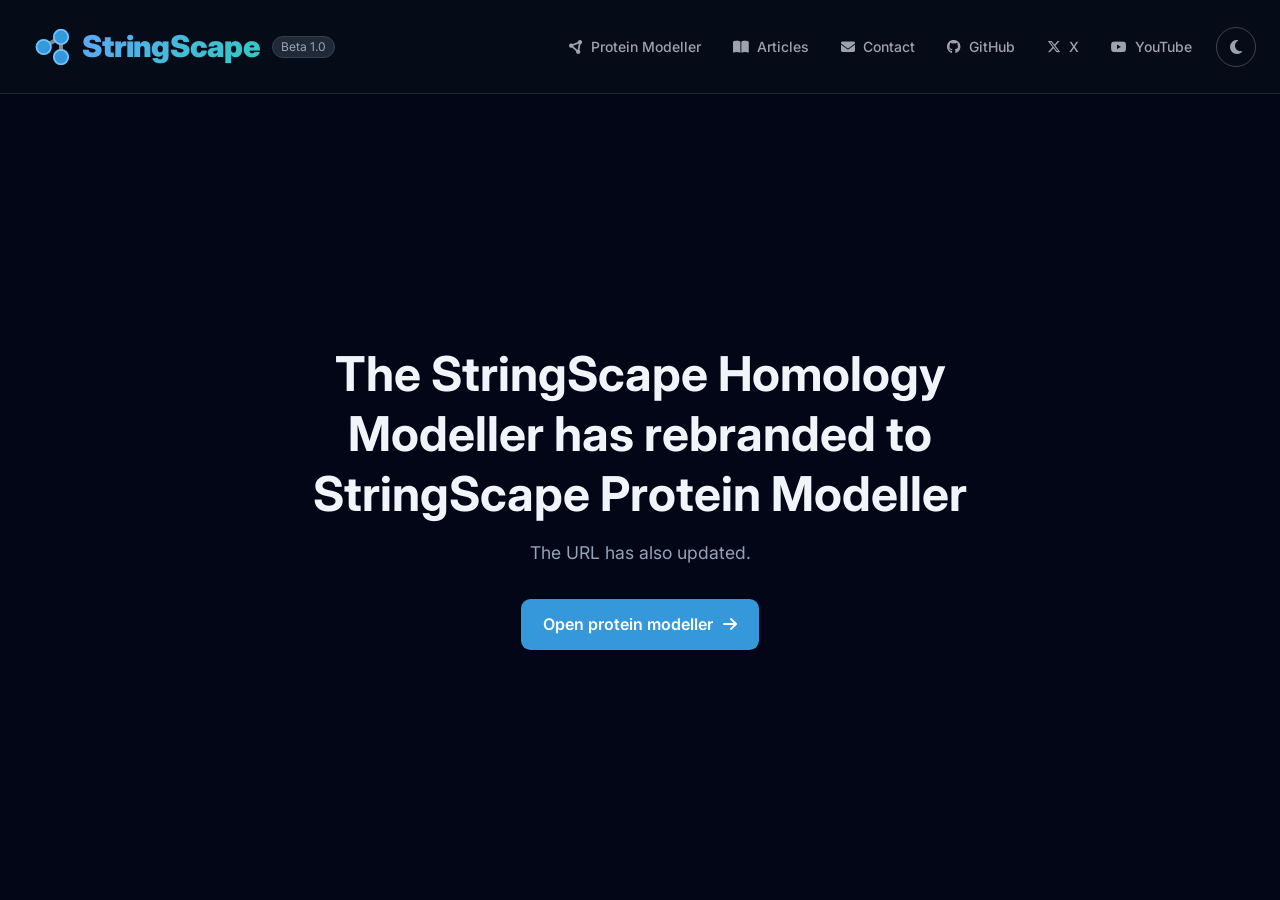
<file: homology_modeller/index.html>
<!DOCTYPE html>
<html lang="en">
<head>
    <meta charset="UTF-8">
    <meta name="viewport" content="width=device-width, initial-scale=1.0">
    <title>StringScape Protein Modeller has moved</title>
    <link rel="icon" type="image/jpeg" href="https://stringscape.net/images_for_website/StringScape_logo.jpg">
    <link rel="stylesheet" href="../protein_modeller/tailwind.css">
    <link rel="stylesheet" href="https://cdnjs.cloudflare.com/ajax/libs/font-awesome/6.4.0/css/all.min.css">
    <link rel="stylesheet" href="https://fonts.googleapis.com/css2?family=Inter:wght@400;500;600;700;900&display=swap">
    <style>
        body { font-family: Inter, sans-serif; }
        .gradient-text { background:linear-gradient(135deg,#60A5FA 0%,#2eccbf 100%); -webkit-background-clip:text; background-clip:text; -webkit-text-fill-color:transparent; }
        header { --header-link-color:#9ca3af; }
        header nav.text-gray-400, #themeToggle { color:var(--header-link-color); }
        #themeToggle { width:2.5rem; height:2.5rem; flex:none; display:grid; place-items:center; border:1px solid rgba(150,150,150,.4); border-radius:50%; background:transparent; transition:transform .2s; }
        #themeToggle:hover { transform:scale(1.08); }
        main { flex:1; display:grid; place-items:center; padding:4rem 1.5rem; text-align:center; }
        main h1 { max-width:48rem; font-size:clamp(1.8rem, 4vw, 3rem); line-height:1.25; font-weight:700; }
        main p { margin-top:1rem; color:#94a3b8; font-size:1.1rem; }
        .open-button { display:inline-flex; align-items:center; gap:.65rem; margin-top:2rem; padding:.85rem 1.35rem; border-radius:.6rem; background:#3498db; color:#fff; font-weight:600; transition:background .2s; }
        .open-button:hover { background:#2582c1; }
        .open-button:focus-visible, #themeToggle:focus-visible, header a:focus-visible { outline:2px solid #6dc5ff; outline-offset:4px; }
        body.light-mode { background:#f1f5f9; color:#172033; }
        body.light-mode header { --header-link-color:#475569; background:rgba(248,250,252,.95); border-color:#cbd5e1; }
        body.light-mode main p { color:#475569; }
        @media(max-width:700px) { #headerBetaTag { display:none; } }
    </style>
</head>
<body class="bg-slate-950 text-slate-100 min-h-screen flex flex-col">
    <header class="w-full py-5 px-6 flex justify-between items-center border-b border-gray-800 backdrop-blur-md sticky top-0 z-50 bg-[#0B0F19]/60">
        <div class="flex items-center space-x-2">
            <a href="https://stringscape.net" class="flex items-center space-x-3 group">
                <svg width="36" height="36" viewBox="0 0 100 100" class="flex-shrink-0 ml-2.5 transition-transform duration-300 group-hover:scale-105" xmlns="http://www.w3.org/2000/svg" aria-hidden="true">
                    <line x1="27" y1="50" x2="75" y2="22" stroke="#888" stroke-width="11" stroke-linecap="round"/>
                    <line x1="75" y1="22" x2="75" y2="78" stroke="#888" stroke-width="11" stroke-linecap="round"/>
                    <circle cx="27" cy="50" r="20" fill="#3498db" stroke="#6dc5ff" stroke-width="5"/>
                    <circle cx="75" cy="22" r="20" fill="#3498db" stroke="#6dc5ff" stroke-width="5"/>
                    <circle cx="75" cy="78" r="20" fill="#3498db" stroke="#6dc5ff" stroke-width="5"/>
                </svg>
                <span class="text-3xl font-black tracking-tight gradient-text ml-0.5 py-1 leading-normal">StringScape</span>
                <span id="headerBetaTag" class="bg-gray-800 text-xs text-gray-400 px-2 py-0.5 rounded-full border border-gray-700">Beta 1.0</span>
            </a>
        </div>
        <div class="ml-auto flex items-center gap-6">
            <nav class="hidden md:flex flex-wrap justify-end font-medium text-gray-400" style="column-gap:2rem; row-gap:.25rem; font-size:14px;" aria-label="Main navigation">
                <a href="https://stringscape.net/protein_modeller/" class="hover:text-[#6dc5ff] transition-colors"><i class="fa-solid fa-circle-nodes mr-1"></i> Protein Modeller</a>
                <a href="https://joeltre.github.io/StringScape/Articles" class="hover:text-[#6dc5ff] transition-colors"><i class="fa-solid fa-book-open mr-1"></i> Articles</a>
                <a href="https://stringscape.net/contact" class="hover:text-[#6dc5ff] transition-colors"><i class="fa-solid fa-envelope mr-1"></i> Contact</a>
                <a href="https://github.com/JoelTre/StringScape/tree/main" target="_blank" rel="noopener noreferrer" class="hover:text-[#6dc5ff] transition-colors"><i class="fa-brands fa-github mr-1"></i> GitHub</a>
                <a href="https://x.com/StringScapeApp" target="_blank" rel="noopener noreferrer" class="hover:text-[#6dc5ff] transition-colors"><i class="fa-brands fa-x-twitter mr-1"></i> X</a>
                <a href="https://www.youtube.com/@StringScape_app" target="_blank" rel="noopener noreferrer" class="hover:text-[#6dc5ff] transition-colors"><i class="fa-brands fa-youtube mr-1"></i> YouTube</a>
            </nav>
            <button id="themeToggle" type="button" aria-label="Switch to light mode" aria-pressed="false" title="Switch to light mode"><i class="fa-solid fa-moon" aria-hidden="true"></i></button>
        </div>
    </header>
    <main>
        <div>
            <h1>The StringScape Homology Modeller has rebranded to StringScape Protein Modeller</h1>
            <p>The URL has also updated.</p>
            <a class="open-button" href="https://stringscape.net/protein_modeller/">Open protein modeller <i class="fa-solid fa-arrow-right" aria-hidden="true"></i></a>
        </div>
    </main>
    <script>
        document.getElementById('themeToggle').addEventListener('click', function () {
            const light = document.body.classList.toggle('light-mode');
            const label = light ? 'Switch to dark mode' : 'Switch to light mode';
            this.setAttribute('aria-label', label);
            this.setAttribute('aria-pressed', String(light));
            this.title = label;
            this.firstElementChild.className = light ? 'fa-solid fa-sun' : 'fa-solid fa-moon';
        });
    </script>
</body>
</html>
</file>
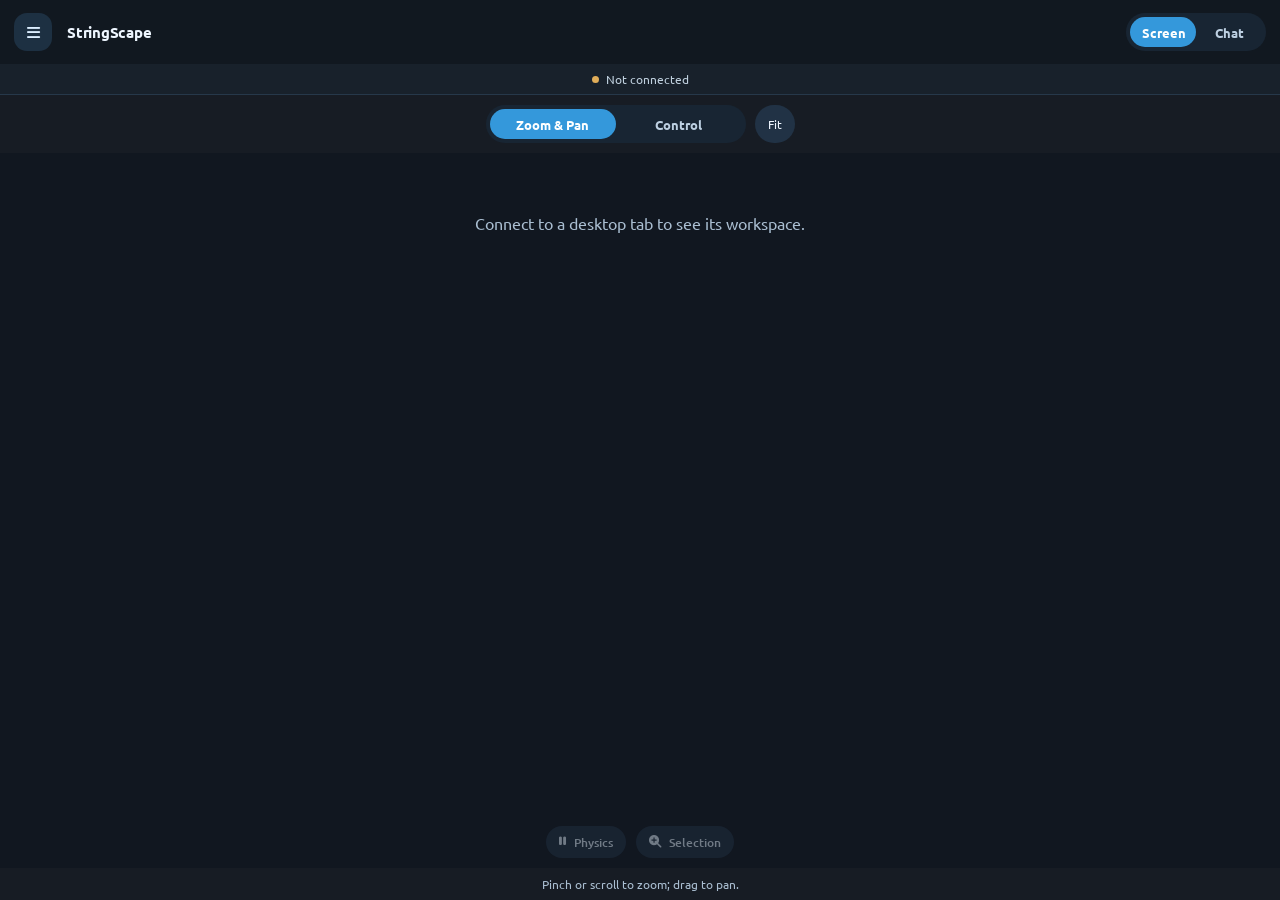
<file: remote_connect/index.html>
<!doctype html><html lang="en"><head><meta charset="utf-8"><meta name="viewport" content="width=device-width,initial-scale=1,viewport-fit=cover"><meta name="theme-color" content="#171c24"><title>StringScape Remote</title><link rel="stylesheet" href="https://cdnjs.cloudflare.com/ajax/libs/font-awesome/6.4.0/css/all.min.css" crossorigin="anonymous"><link rel="preconnect" href="https://fonts.googleapis.com"><link rel="preconnect" href="https://fonts.gstatic.com" crossorigin><link rel="stylesheet" href="https://fonts.googleapis.com/css2?family=Ubuntu:wght@400;500;700&amp;display=swap"><link rel="stylesheet" href="style.css"></head><body>
<header><button id="menu-button" aria-label="Connect to remote StringScape tab" aria-haspopup="dialog"><i class="fa-solid fa-bars" aria-hidden="true"></i></button><strong id="header-title">StringScape</strong><div class="chat-toolbar-actions" id="header-chat-actions" hidden><button id="chat-history-button" type="button" aria-label="Chat history" title="Chat history" aria-pressed="false"><i class="fa-solid fa-clock-rotate-left" aria-hidden="true"></i></button><button id="chat-media-button" type="button" aria-label="Media" title="Media" aria-pressed="false"><i class="fa-solid fa-images" aria-hidden="true"></i></button><button id="chat-new-button" type="button" aria-label="New chat" title="New chat"><i class="fa-solid fa-pen-to-square" aria-hidden="true"></i></button></div><div class="segments primary-segments" role="group" aria-label="Choose view"><button id="screen-tab" class="active" type="button" aria-pressed="true">Screen</button><button id="chat-tab" type="button" aria-pressed="false">Chat</button></div></header>
<p id="status" role="status">Not connected</p>
<main><section id="screen"><div class="screen-toolbar"><div class="segments screen-mode" role="group" aria-label="Screen interaction mode"><button id="zoom-mode" class="active" type="button" aria-pressed="true">Zoom &amp; Pan</button><button id="control-mode" type="button" aria-pressed="false">Control</button></div><button id="reset-zoom" type="button">Fit</button></div><div class="preview"><img id="canvas-preview" alt="Live desktop workspace"><img id="crop-preview" alt="" aria-hidden="true"><div class="screen-loading" role="status" aria-label="Updating screen"><span class="screen-loading-spinner" aria-hidden="true"></span></div><p id="preview-placeholder">Connect to a desktop tab to see its workspace.</p><div class="screen-actions" aria-label="Desktop workspace controls"><button id="physics-control" type="button" disabled aria-label="Pause physics" title="Pause physics"><i id="physics-icon" class="fa-solid fa-pause" aria-hidden="true"></i><span id="physics-label">Physics</span></button><button id="zoom-selection" type="button" disabled aria-label="Zoom to selection" title="Zoom to selection"><i class="fa-solid fa-magnifying-glass-plus" aria-hidden="true"></i><span>Selection</span></button></div></div><p class="screen-help">Pinch or scroll to zoom; drag to pan.</p></section><section id="chat" hidden><div id="chat-library" hidden><div class="library-heading"><h2 id="library-title"></h2><button id="library-close" type="button" aria-label="Back to chat"><i class="fa-solid fa-xmark" aria-hidden="true"></i></button></div><div id="library-filters" hidden><button type="button" data-media-source="ai">AI-created</button><button type="button" data-media-source="user">User-uploaded</button></div><p id="library-status" role="status"></p><div id="library-items"></div></div><div id="messages" aria-live="polite"><p class="chat-disclaimer">As you well know, AI can make mistakes. Please verify its claims for anything important, especially if writing a research paper.</p><div id="chat-items"><p class="hint">Connect to a desktop tab to start chatting.</p></div></div><form id="composer"><div id="image-preview"></div><div class="compose-row"><label class="attach" aria-label="Attach image">＋<input id="image" type="file" accept="image/*" hidden></label><textarea id="prompt" placeholder="Ask AI anything..." rows="1"></textarea><button type="submit" aria-label="Send" title="Send"><i class="fa-solid fa-arrow-up" aria-hidden="true"></i></button></div></form></section></main>
<dialog id="connect-modal" aria-labelledby="connect-title" aria-describedby="connect-description"><form id="connect-form"><button type="button" id="close-modal" class="close" aria-label="Close">&times;</button><h2 id="connect-title">Connect to StringScape</h2><p id="connect-description">Enter the room code and passcode shown on your desktop.</p><div class="connect-fields"><label for="code">4-word room code<input id="code" placeholder="silver-mountain-cloud-tiger" required autocomplete="off" autocapitalize="none" spellcheck="false"></label><label for="passcode">6-digit passcode<input id="passcode" inputmode="numeric" pattern="[0-9]{6}" maxlength="6" required autocomplete="off" placeholder="000000"></label></div><p id="connect-feedback" role="status" aria-live="polite" hidden></p><button id="connect-submit" type="submit"><span class="connect-spinner" aria-hidden="true"></span><span class="connect-button-text">Connect</span></button><p class="connect-hint"><i class="fa-solid fa-qrcode" aria-hidden="true"></i> You can also scan the QR code on your desktop using your camera app.</p></form></dialog><script type="module" src="main.js"></script></body></html>
</file>
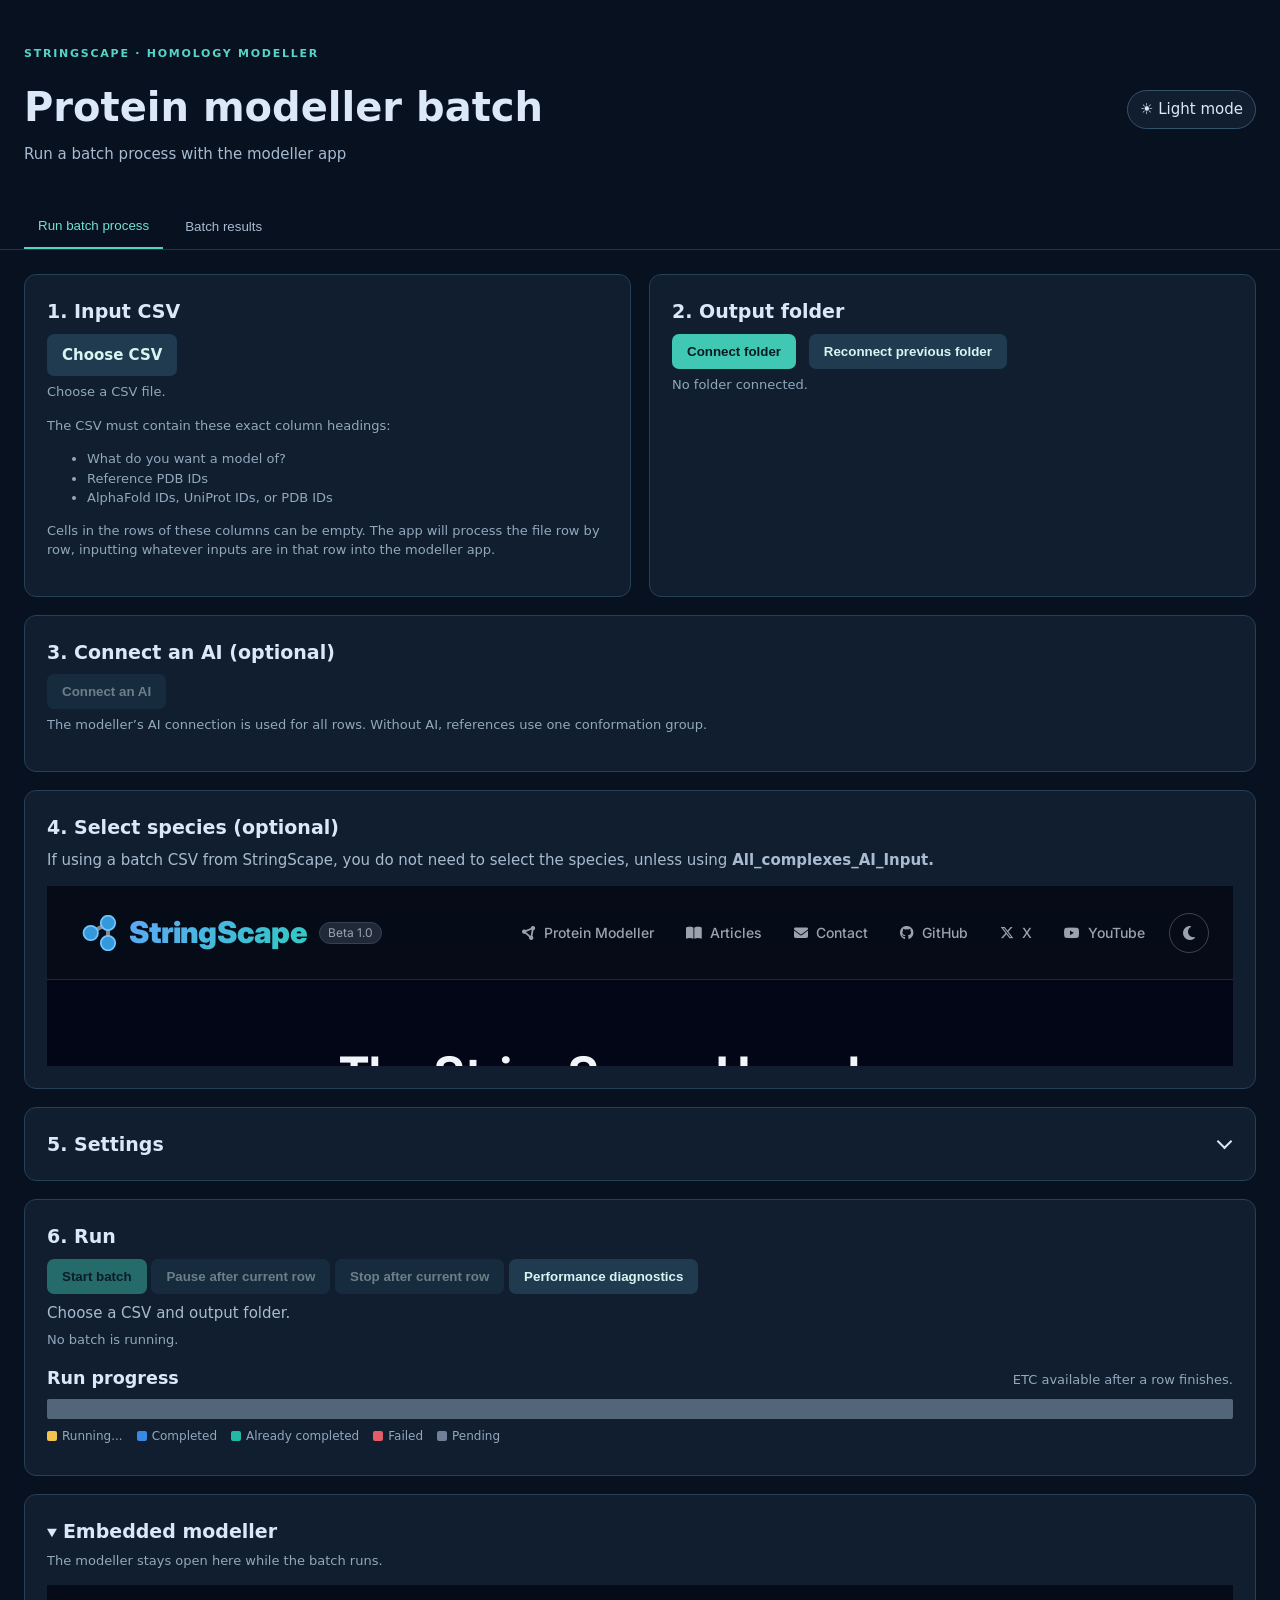
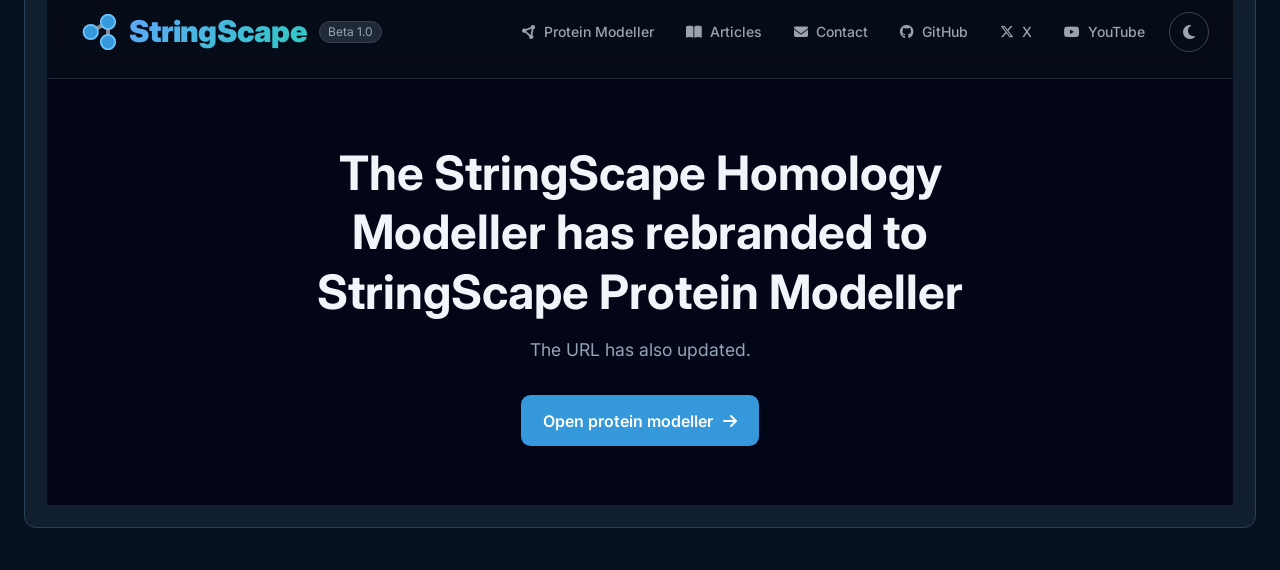
<file: homology_modeller/batch/index.html>
<!doctype html><html lang="en"><head><meta charset="utf-8"><meta name="viewport" content="width=device-width,initial-scale=1"><title>Protein modeller batch</title><link rel="stylesheet" href="../benchmark/style.css?v=20261116-progress"><link rel="stylesheet" href="style.css?v=20261117-reconnect-spacing"></head><body><header><div><p class="eyebrow">STRINGSCAPE · HOMOLOGY MODELLER</p><h1>Protein modeller batch</h1><p>Run a batch process with the modeller app</p></div><div class="header-actions"><button id="theme-toggle" class="theme-toggle" type="button" aria-label="Switch to light mode">☀ <span>Light mode</span></button></div></header><nav aria-label="Batch pages"><button class="tab active" data-tab="run">Run batch process</button><button class="tab" data-tab="results">Batch results</button></nav><main><div id="file-protocol-notice" class="notice" hidden><strong>Open the batch app through a local web server</strong>Chrome cannot connect this page to the embedded modeller when opened as a file. From the homology_modeller folder, run <code>python3 -m http.server 8000</code>, then open <a href="http://localhost:8000/batch/">http://localhost:8000/batch/</a> in Chrome or Edge.</div><section id="run" class="page"><div class="input-output-grid"><div class="card"><h2>1. Input CSV</h2><label class="button secondary">Choose CSV<input id="csv" type="file" accept=".csv,text/csv" hidden></label><p id="csv-status" class="muted">Choose a CSV file.</p><p class="muted">The CSV must contain these exact column headings:</p><ul class="muted"><li>What do you want a model of?</li><li>Reference PDB IDs</li><li>AlphaFold IDs, UniProt IDs, or PDB IDs</li></ul><p class="muted">Cells in the rows of these columns can be empty. The app will process the file row by row, inputting whatever inputs are in that row into the modeller app.</p><div id="preview" class="table-wrap"></div></div><div class="card"><h2>2. Output folder</h2><button id="folder" class="button">Connect folder</button> <button id="reconnect-folder" class="button secondary" type="button" hidden>Reconnect previous folder</button><p id="folder-status" class="muted">No folder connected.</p></div></div><div class="card"><h2>3. Connect an AI (optional)</h2><button id="ai" class="button secondary" disabled>Connect an AI</button><p id="ai-status" class="muted">The modeller’s AI connection is used for all rows. Without AI, references use one conformation group.</p></div><div class="card"><h2>4. Select species (optional)</h2><p>If using a batch CSV from StringScape, you do not need to select the species, unless using <strong>All_complexes_AI_Input.</strong></p><iframe id="species" title="Select species and STRING files" src="../index.html?batchSpecies=1"></iframe></div><div class="card"><details id="settings"><summary><h2>5. Settings</h2></summary></details><div id="settings-host"><div id="settings-note" hidden><p>The setting you choose below will be used for every run of the batch</p><label for="save-mode">Data to save</label><select id="save-mode"><option value="full">Full session</option><option value="most" selected>Most data, but fast (default)</option><option value="minimal">Minimal, fastest</option></select><p class="muted"><strong>Full session:</strong> Saves the model, inputs, images, residue data, drafts, animations and modeller working data. Full PAE matrices are omitted.</p><p class="muted"><strong>Most data, but fast:</strong> Saves the model, inputs, images, residue data and a 3D-viewer snapshot. Drafts, simulation and animation working data are omitted; available keyframe geometry is retained.</p><p class="muted"><strong>Minimal, fastest:</strong> Saves the predicted all-atom model, bond topology, residue confidence scores, thumbnail, membrane details and basic metadata. It keeps the three modelling input fields but omits uploaded files, extra CSV columns, the session, full-size image and other viewer data; some colour options and simulation are unavailable.</p></div><iframe id="settings-frame" title="Modeller build settings" src="../index.html?batchSettings=1"></iframe></div></div><div class="card"><h2>6. Run</h2><button id="start" class="button" disabled>Start batch</button> <button id="pause" class="button secondary" disabled>Pause after current row</button> <button id="stop" class="button secondary" disabled>Stop after current row</button> <button id="diagnostics-open" class="button secondary" type="button">Performance diagnostics</button><p id="run-status" role="status">Choose a CSV and output folder.</p><p id="stage-status" class="muted" role="status">No batch is running.</p><div class="run-progress-heading"><h3>Run progress</h3><p id="run-etc" class="muted" role="status">ETC available after a row finishes.</p></div><div id="run-progress" class="run-progress" role="img" aria-label="No entries loaded"></div><div class="run-progress-legend"><span class="running">Running...</span><span class="completed">Completed</span><span class="attempted">Already completed</span><span class="failed">Failed</span><span class="pending">Pending</span></div><div id="queue" class="table-wrap"></div></div><div class="card"><details id="worker-details" open><summary><h2>Embedded modeller</h2></summary><p class="muted">The modeller stays open here while the batch runs.</p><iframe id="worker" title="Protein modeller" src="../index.html?batchWorker=1"></iframe></details></div></section><section id="results" class="page" hidden><div class="card"><h2>Batch results</h2><p id="results-status">Connect a results folder on the Run batch process tab.</p><div id="stats" class="stats"></div><p id="protein-source-note" class="muted"></p><div class="processing-times"><h3>Processing time per row</h3><p id="processing-time-note" class="muted">Processing times are unavailable.</p><canvas id="processing-time-histogram" class="hist" width="1100" height="240" role="img" aria-label="Histogram of processing time per row"></canvas><div id="processing-time-stats" class="stats"></div></div></div><div id="charts"></div><div class="card" id="gallery-card"><div class="gallery-heading"><h2>Model gallery</h2><div class="gallery-actions"><button type="button" id="landscape-download" class="button secondary" disabled title="Download the complete cell landscape as a PNG"><svg aria-hidden="true" viewBox="0 0 512 512"><path fill="currentColor" d="M256 0c17.7 0 32 14.3 32 32V274.7l73.4-73.4c12.5-12.5 32.8-12.5 45.3 0s12.5 32.8 0 45.3l-128 128c-12.5 12.5-32.8 12.5-45.3 0l-128-128c-12.5-12.5-12.5-32.8 0-45.3s32.8-12.5 45.3 0L224 274.7V32c0-17.7 14.3-32 32-32zM32 352c17.7 0 32 14.3 32 32v48c0 8.8 7.2 16 16 16H432c8.8 0 16-7.2 16-16V384c0-17.7 14.3-32 32-32s32 14.3 32 32v48c0 44.2-35.8 80-80 80H80c-44.2 0-80-35.8-80-80V384c0-17.7 14.3-32 32-32z"/></svg> PNG</button><div class="gallery-mode" role="group" aria-label="Model display"><button type="button" id="gallery-mode-grid" aria-pressed="true">Gallery</button><button type="button" id="gallery-mode-landscape" aria-pressed="false">Cell landscape</button></div></div></div><div id="gallery" class="gallery"></div><div id="landscape-scroller" hidden><canvas id="landscape" aria-label="Cell landscape of models" role="img"></canvas></div><div id="landscape-tooltip" role="tooltip" hidden></div><p id="landscape-status" class="muted" role="status" hidden></p></div><div class="card"><h2>Model details and 3D viewer</h2><label for="model-select">Select a model</label><select id="model-select"><option value="">Select a model</option></select><div id="model-details"></div><iframe id="viewer" title="Model 3D viewer" hidden></iframe></div></section></main><dialog id="diagnostics-dialog" aria-labelledby="diagnostics-title"><div class="heading"><h2 id="diagnostics-title">Performance diagnostics</h2><button id="diagnostics-close" class="button secondary" type="button">Close</button></div><p class="muted">Average elapsed time for each step, calculated from rows that reached it. Successful and failed rows are shown separately. Timings are saved in the connected folder for new runs.</p><div id="diagnostics-content"></div></dialog><dialog id="image-dialog"><button id="close-image" class="button secondary">Close</button><h2 id="image-name"></h2><p id="image-quality" class="muted" hidden></p><img id="full-image" alt="Full-size model"></dialog><script src="../benchmark/theme.js"></script><script src="../session-pack.js?v=20261116-load-fix"></script><script src="transparency.js?v=20261117"></script><script src="app.js?v=20261117-remember-folder"></script></body></html>
</file>
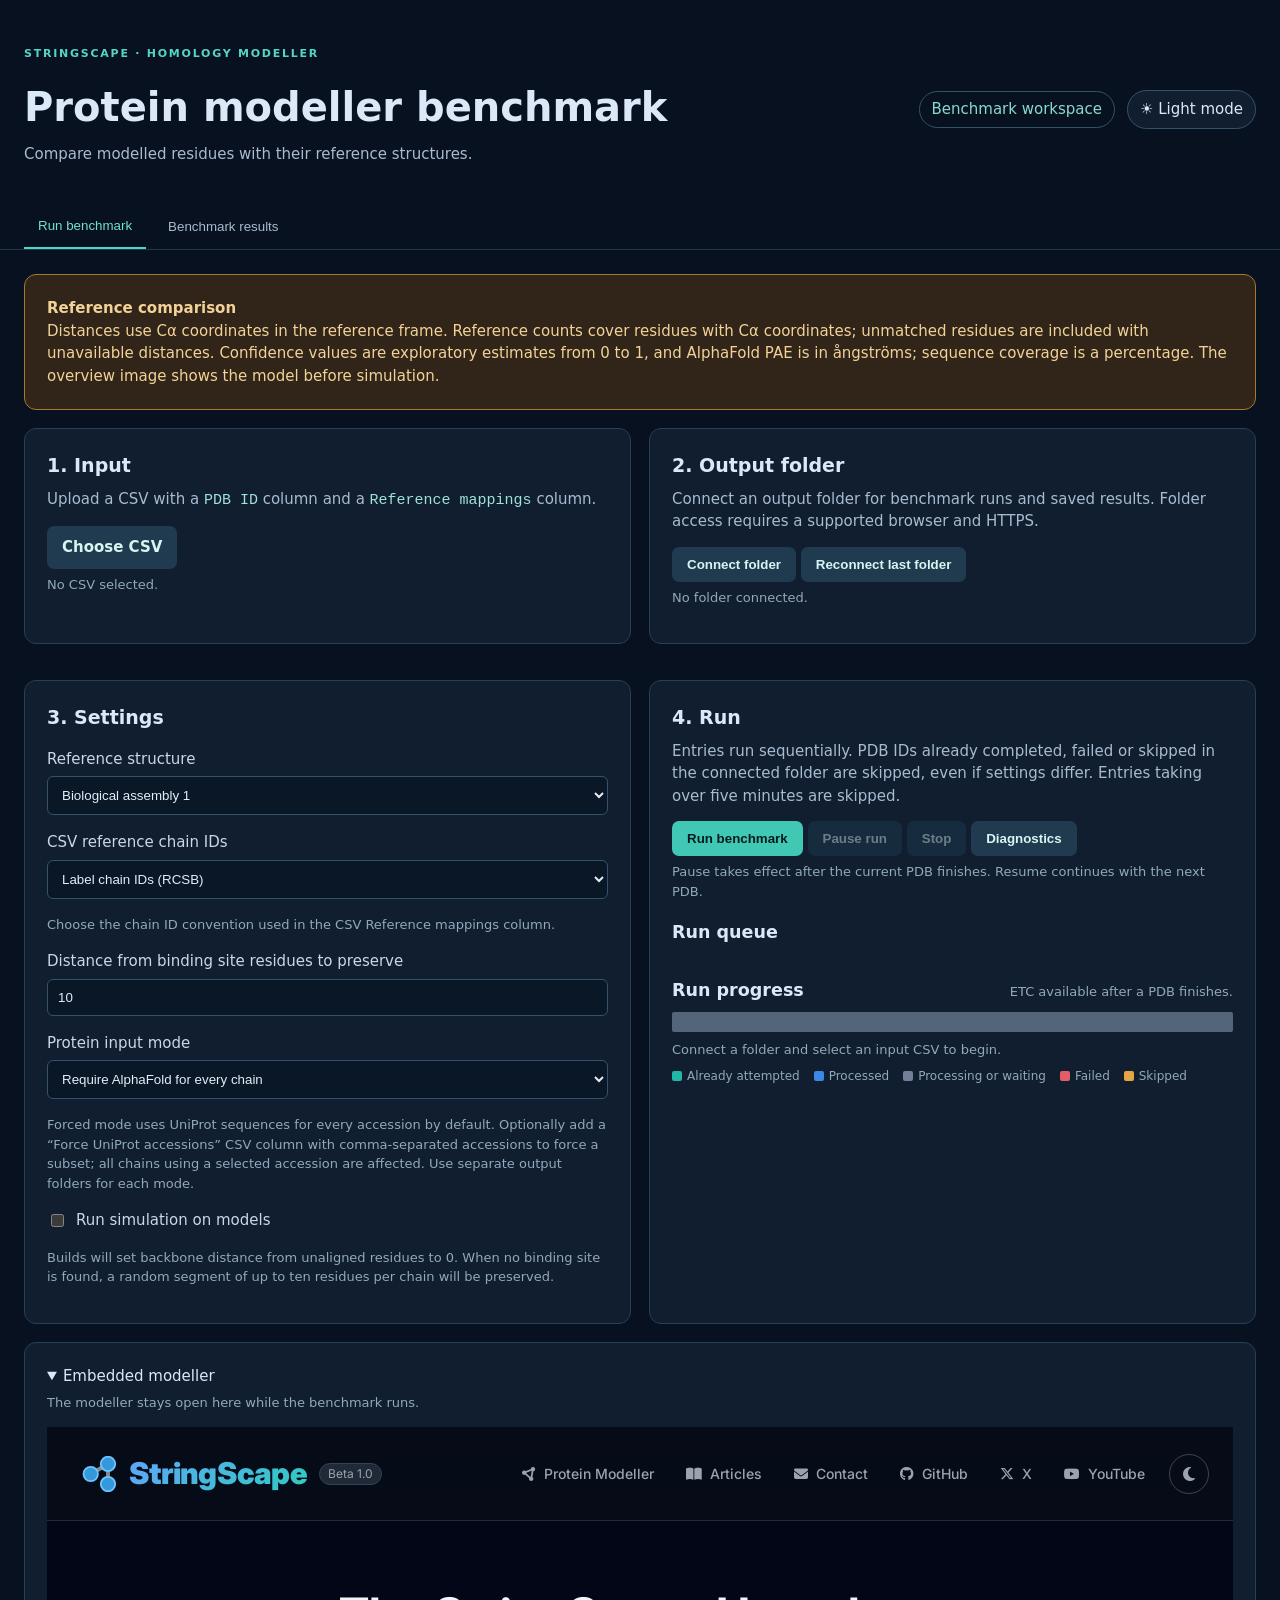
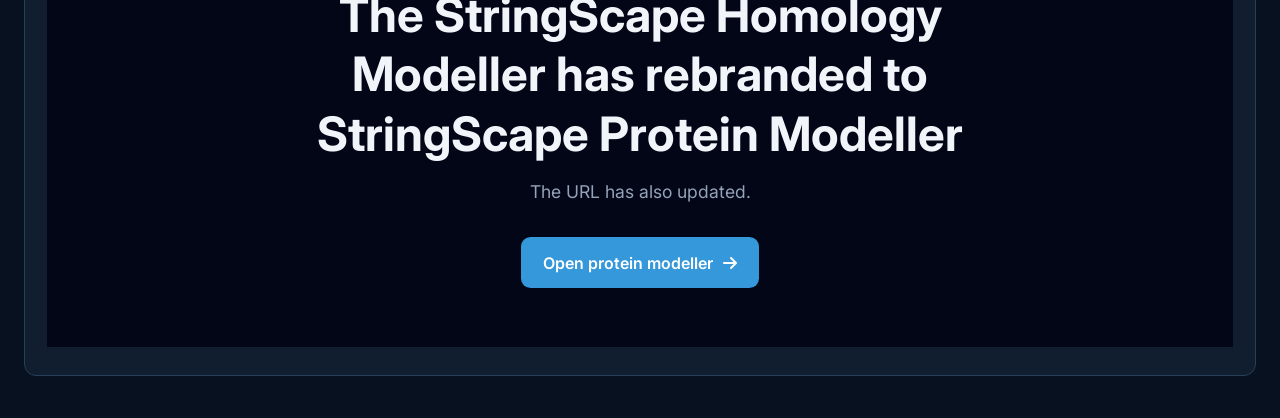
<file: homology_modeller/benchmark/index.html>
<!doctype html>
<html lang="en"><head><meta charset="utf-8"><meta name="viewport" content="width=device-width, initial-scale=1"><title>Protein modeller benchmark</title><link rel="stylesheet" href="style.css?v=20261116-download-controls"></head>
<body><header><div><p class="eyebrow">STRINGSCAPE · HOMOLOGY MODELLER</p><h1>Protein modeller benchmark</h1><p>Compare modelled residues with their reference structures.</p></div><div class="header-actions"><span class="badge">Benchmark workspace</span><button id="theme-toggle" class="theme-toggle" type="button" aria-label="Switch to light mode">☀ <span>Light mode</span></button></div></header>
<nav aria-label="Benchmark pages"><button class="tab active" data-tab="run" aria-selected="true">Run benchmark</button><button class="tab" data-tab="results" aria-selected="false">Benchmark results</button></nav>
<main><section id="run" class="page"><div class="notice"><strong>Reference comparison</strong> Distances use Cα coordinates in the reference frame. Reference counts cover residues with Cα coordinates; unmatched residues are included with unavailable distances. Confidence values are exploratory estimates from 0 to 1, and AlphaFold PAE is in ångströms; sequence coverage is a percentage. The overview image shows the model before simulation.</div><div class="grid"><article class="card"><h2>1. Input</h2><p>Upload a CSV with a <code>PDB ID</code> column and a <code>Reference mappings</code> column.</p><label class="button secondary">Choose CSV<input type="file" id="csv" accept=".csv,text/csv" hidden></label><p id="csv-status" class="muted" role="status">No CSV selected.</p><div id="input-preview" class="table-wrap"></div></article>
<article class="card"><h2>2. Output folder</h2><p>Connect an output folder for benchmark runs and saved results. Folder access requires a supported browser and HTTPS.</p><button id="folder" class="button secondary">Connect folder</button> <button id="reconnect-folder" class="button secondary" hidden>Reconnect last folder</button><p id="folder-status" class="muted" role="status">No folder connected.</p></article>
<article class="card"><h2>3. Settings</h2><label>Reference structure<select id="structure"><option value="biological assembly 1">Biological assembly 1</option><option value="deposited coordinates">Deposited coordinates</option></select></label><label>CSV reference chain IDs<select id="chain-id-convention"><option value="label">Label chain IDs (RCSB)</option><option value="author">Author chain IDs</option></select></label><p class="muted">Choose the chain ID convention used in the CSV Reference mappings column.</p><label>Distance from binding site residues to preserve<input type="number" id="distance" min="0" step="1" value="10"></label><label>Protein input mode<select id="input-mode"><option value="alphafold-required">Require AlphaFold for every chain</option><option value="modeller-vs-alphafold">Protein modeller vs AlphaFold test</option><option value="natural-fallback">Allow natural UniProt fallback</option><option value="forced-fallback">Force UniProt sequence (no AlphaFold)</option></select></label><p class="muted">Forced mode uses UniProt sequences for every accession by default. Optionally add a “Force UniProt accessions” CSV column with comma-separated accessions to force a subset; all chains using a selected accession are affected. Use separate output folders for each mode.</p><label class="toggle"><input type="checkbox" id="simulation"> Run simulation on models</label><p class="muted">Builds will set backbone distance from unaligned residues to 0. When no binding site is found, a random segment of up to ten residues per chain will be preserved.</p></article>
<article class="card"><h2>4. Run</h2><p>Entries run sequentially. PDB IDs already completed, failed or skipped in the connected folder are skipped, even if settings differ. Entries taking over five minutes are skipped.</p><button id="start" class="button">Run benchmark</button> <button id="pause" class="button secondary" disabled>Pause run</button> <button id="stop" class="button secondary" disabled>Stop</button> <button id="diagnostics-open" class="button secondary" type="button">Diagnostics</button><p class="muted">Pause takes effect after the current PDB finishes. Resume continues with the next PDB.</p><h3>Run queue</h3><div id="queue" class="table-wrap"></div><div class="run-progress-heading"><h3>Run progress</h3><p id="run-etc" class="muted" role="status">ETC available after a PDB finishes.</p></div><div id="run-progress" class="run-progress" role="img" aria-label="No entries loaded"></div><p id="run-status" role="status" class="muted">Connect a folder and select an input CSV to begin.</p><div class="run-progress-legend"><span class="attempted">Already attempted</span><span class="completed">Processed</span><span class="pending">Processing or waiting</span><span class="failed">Failed</span><span class="skipped">Skipped</span></div></article></div></section>
<dialog id="diagnostics-dialog" aria-labelledby="diagnostics-title"><div class="heading"><h2 id="diagnostics-title">Build diagnostics</h2><button id="diagnostics-close" class="button secondary" type="button">Close</button></div><p class="muted">Average elapsed time per stage, for builds that reached that stage. Failed builds include entries skipped after the time limit. Timings are recorded for new runs in this folder; older builds may not have timings.</p><div id="diagnostics-content"></div></dialog><section id="results" class="page" hidden><div class="card"><div class="heading"><div><h2>Benchmark results</h2><p>Load a previously saved result bundle as JSON to inspect its tables and residue plot.</p></div><label class="button secondary">Load result JSON<input type="file" id="result-file" accept="application/json,.json" hidden></label></div><p id="results-status" class="muted" role="status">No results loaded.</p><div id="af-test-results" hidden><h2>Protein modeller vs AlphaFold test</h2><p>Paired unaligned, unlocked AlphaFold Cα residues matched to the unmasked PDB. Distances use the fixed reference frame; positive RMSD improvement means the final model is closer. Effects of locking and all subsequent build steps are combined.</p><div id="af-test-summary" class="table-wrap"></div><h3>Initial AlphaFold vs final model distance to reference</h3><canvas id="af-test-plot" width="960" height="420" aria-label="AlphaFold versus final model reference distances"></canvas><p id="af-test-status" class="muted"></p>
<h3>Initial AlphaFold vs chunked AlphaFold distance to reference</h3><canvas id="af-test-initial-chunk-scatter" aria-label="Initial versus chunked AlphaFold distance to reference"></canvas>
<h3>Chunked AlphaFold vs final model distance to reference</h3><canvas id="af-test-chunk-final-scatter" aria-label="Chunked AlphaFold versus final model distance to reference"></canvas>
<h3>Distribution of distances to the reference</h3><p class="muted"><span style="color:#57d8c3">■ Initial AlphaFold</span> &nbsp; <span style="color:#f5af62">■ Final model</span> &nbsp; <span style="color:#b694f4">■ Chunked AlphaFold</span>. All distributions use the same bin boundaries and paired residues.</p><button type="button" class="button secondary" id="af-test-reference-log" aria-pressed="false">Y-axis log-scale: Off</button> <canvas id="af-test-reference-histogram" aria-label="Histogram of initial AlphaFold and final model distances to reference"></canvas><div id="af-test-reference-stats" class="build-counts" aria-label="Distance to reference statistics"></div>
<h3>Distribution of per-residue error improvement (Initial AlphaFold vs Final model)</h3><p class="muted">Initial distance minus final distance; positive values mean the final model is closer to the reference.</p><button type="button" class="button secondary" id="af-test-improvement-log" aria-pressed="false">Y-axis log-scale: Off</button> <canvas id="af-test-improvement-histogram" aria-label="Histogram of initial minus final distance to reference"></canvas><div id="af-test-improvement-stats" class="build-counts" aria-label="Error improvement statistics"></div>
<h3>Distribution of per-residue error improvement (Chunked AlphaFold vs Final model)</h3><p class="muted">Chunked distance minus final distance; positive values mean the final model is closer.</p><button type="button" class="button secondary" id="af-test-chunk-improvement-log" aria-pressed="false">Y-axis log-scale: Off</button><canvas id="af-test-chunk-improvement-histogram" aria-label="Chunked AlphaFold versus final error improvement"></canvas><div id="af-test-chunk-improvement-stats" class="build-counts"></div>
<h3>Distribution of Initial AlphaFold to final model displacement</h3><button type="button" class="button secondary" id="af-test-movement-log" aria-pressed="false">Y-axis log-scale: Off</button> <canvas id="af-test-movement-histogram" aria-label="Histogram of initial AlphaFold to final model displacement"></canvas><div id="af-test-movement-stats" class="build-counts" aria-label="AlphaFold to final model displacement statistics"></div><h3>Distribution of Chunked AlphaFold to final model displacement</h3><button type="button" class="button secondary" id="af-test-chunk-movement-log" aria-pressed="false">Y-axis log-scale: Off</button><canvas id="af-test-chunk-movement-histogram" aria-label="Chunked AlphaFold to final displacement"></canvas><div id="af-test-chunk-movement-stats" class="build-counts"></div>
<h3>Distribution of Initial AlphaFold to Chunked AlphaFold displacement</h3><button type="button" class="button secondary" id="af-test-initial-chunk-movement-log" aria-pressed="false">Y-axis log-scale: Off</button><canvas id="af-test-initial-chunk-movement-histogram" aria-label="Initial to chunked AlphaFold displacement"></canvas><div id="af-test-initial-chunk-movement-stats" class="build-counts"></div>
<div class="af-triangle-card"><h3>Mean distances between positions</h3><button type="button" class="button secondary" id="af-test-dimension-toggle" aria-pressed="false">3D view: Off</button><div id="af-test-mean-triangle"></div><p id="af-test-diagram-status" class="muted">Points use classical multidimensional scaling of the six mean Cα distances. Older results may lack chunked coordinates.</p></div>
<h3>Distance from closest anchor vs AlphaFold to final model displacement</h3><canvas id="af-test-anchor-movement" aria-label="Scatter plot of distance from closest anchor versus displacement"></canvas>
<h3>Distance from closest anchor vs error improvement</h3><canvas id="af-test-anchor-improvement" aria-label="Scatter plot of distance from closest anchor versus error improvement"></canvas><p id="af-test-anchor-status" class="muted"></p></div><div id="build-counts" class="build-counts" aria-label="Build outcome counts" hidden></div><fieldset id="plot-source-filter"><legend>Input sources shown in results plots</legend><label><input type="checkbox" id="plot-source-alphafold" checked> AlphaFold</label><label><input type="checkbox" id="plot-source-uniprot" checked> UniProt sequence (natural or forced)</label><p class="muted">Residue plots filter individual residues. PDB-level plots include a model if any selected source was used; their model-level values still describe the whole model. Results without source information remain visible when either source is selected.</p></fieldset><div id="timing-summary" hidden><h3>Build time distribution</h3><p class="muted">Successful builds, from submission to receipt of the model result. Per-chain time is each build time divided by its protein chain count.</p><label>Show time per <select id="timing-mode"><option value="pdb">PDB ID</option><option value="chain">chain per PDB ID</option></select></label><p id="timing-averages" role="status"></p><canvas id="timing-histogram" width="960" height="320" aria-label="Histogram of build times"></canvas><p id="timing-status" class="muted"></p></div><div id="alpha-confidence-summary" hidden><h3>AlphaFold confidence by alignment</h3><p class="muted">Residues are grouped by whether they were used in the alignment. Missing scores and unknown alignment status are excluded; plots use the selected input sources.</p><button id="alpha-confidence-normalise" type="button" class="button secondary" aria-pressed="true">Normalise Y-axis: True</button><p class="muted">When normalised, each group’s bin counts are divided by its number of residues.</p><h4>AlphaFold pLDDT</h4><canvas id="alpha-plddt-histogram" aria-label="Histogram of aligned and unaligned residue AlphaFold pLDDT scores"></canvas><div class="legend"><span><span style="color:#57d8c3">■</span> Aligned</span> <span><span style="color:#f2a65a">■</span> Unaligned</span></div><h4>AlphaFold PAE</h4><canvas id="alpha-pae-histogram" aria-label="Histogram of aligned and unaligned residue AlphaFold PAE scores"></canvas><div class="legend"><span><span style="color:#57d8c3">■</span> Aligned</span> <span><span style="color:#f2a65a">■</span> Unaligned</span></div><div id="alpha-confidence-cards" class="build-counts"></div></div><button id="export-aggregate" class="button secondary" type="button">Save combined files to folder</button> <span id="export-aggregate-status" class="muted" role="status"></span><div class="result-download-controls"><button id="download-summary" class="button secondary" disabled>Download summary CSV</button><button id="download-residues" class="button secondary" disabled>Download residue CSV</button><details id="af-build-potential"><summary class="button secondary">PDB IDs with potential for AF-build</summary><p id="af-build-potential-list" class="muted">Load results to see available information.</p></details></div><div id="summary" class="table-wrap"></div></div><div class="card"><h2>Reference-to-predicted distance vs model confidence</h2><p class="muted">Choose individual residues or one mean point per PDB ID. The dashed quadratic trend uses the plotted points. Missing values are excluded.</p><canvas id="plot" width="960" height="420" aria-label="Scatter plot of reference-to-predicted distance against model confidence"></canvas><div id="legend" class="legend"></div></div><div class="card"><h2>Removed residues: distance vs model confidence</h2><p class="muted">Only residues deliberately removed from the observed reference are included. Choose individual residues or one mean point per PDB ID. The dashed quadratic trend uses the plotted points. Rows without a kept/removed classification, confidence or distance are excluded.</p><canvas id="removed-plot" aria-label="Scatter plot of removed residue model confidence against reference-to-predicted distance"></canvas><div id="removed-legend" class="legend"></div><p id="removed-plot-status" class="muted" role="status"></p></div><div class="card"><h2>RMSD by PDB ID</h2><p class="muted">Overall and removed-residue Cα RMSD in ångströms.</p><canvas id="rmsd-plot" width="960" height="400" aria-label="Bar plot of overall and removed residue RMSD by PDB ID"></canvas></div><div class="card"><h2>Overall model confidence vs reference-to-predicted RMSD</h2><p class="muted">Each point represents one completed PDB model.</p><canvas id="confidence-rmsd" aria-label="Scatter plot of overall model confidence against overall reference-to-predicted RMSD"></canvas></div><div class="card"><h2>Overall model confidence vs removed-residue RMSD</h2><p class="muted">Each point represents one completed PDB model with comparable removed residues.</p><canvas id="confidence-removed-rmsd" aria-label="Scatter plot of overall model confidence against removed-residue RMSD"></canvas></div><div class="card"><h2>Reference missing residues vs removed-residue RMSD</h2><p class="muted">Each point represents one PDB ID. Missing-residue values come from the uploaded CSV; unavailable values or RMSDs are excluded.</p><canvas id="missing-rmsd" aria-label="Scatter plot of reference missing residues percentage against removed-residue RMSD"></canvas><p id="missing-rmsd-status" class="muted" role="status"></p></div><div class="card"><h2>Removed residues vs removed-residue RMSD</h2><p class="muted">Each point represents one PDB ID. Choose the count or percentage of observed reference residues removed by the benchmark.</p><canvas id="removed-rmsd" aria-label="Scatter plot of removed residues against removed-residue RMSD"></canvas><p id="removed-rmsd-status" class="muted" role="status"></p></div><div class="card"><h2>Kept residues vs removed-residue RMSD</h2><p class="muted">Each point represents one PDB ID. The count or percentage refers to observed reference residues kept by the benchmark.</p><canvas id="kept-rmsd" aria-label="Scatter plot of kept residues against removed-residue RMSD"></canvas><p id="kept-rmsd-status" class="muted" role="status"></p></div><div class="card"><h2>Model confidence vs torsion angle difference</h2><p class="muted">Mean circular difference of available φ and ψ angles, in degrees. Per-PDB points average residues with both values.</p><canvas id="torsion-plot" aria-label="Scatter plot of model confidence against torsion angle difference"></canvas></div><div class="card"><h2>Model confidence vs lDDT-Cα</h2><p class="muted">Local distance agreement with a 15 Å reference neighbourhood. Missing predicted neighbours are excluded and counted in the residue table.</p><canvas id="lddt-plot" aria-label="Scatter plot of model confidence against lDDT-C alpha"></canvas></div><div class="card"><h2>Input features vs measured accuracy</h2><p class="muted">Explore removed reference residues only. Placement distance uses the fixed reference frame. Missing values are excluded; older results may lack these features. Correlations describe association, not calibration or independent protein samples.</p><div class="plot-controls"><label>Feature <select id="feature-x"></select></label><label>Accuracy outcome <select id="feature-y"><option value="Reference-to-predicted distance">Placement distance (Å)</option><option value="lDDT-Cα">lDDT-Cα</option><option value="removed-rmsd">Removed-residue RMSD per PDB (Å)</option><option value="Torsion angle difference (degrees)">Torsion difference (degrees)</option></select></label><label>Points <select id="feature-granularity"><option value="residue">Per residue</option><option value="pdb">Per PDB ID mean</option><option value="xmean">Per x-axis value mean</option></select></label><label>Residues <select id="feature-subset"><option value="removed">Removed only</option><option value="all">All matched reference residues</option></select></label></div><canvas id="feature-plot" aria-label="Feature versus measured accuracy"></canvas><p id="feature-status" class="muted" role="status"></p>
<div class="feature-explanations">
<h3>Gap type</h3>
<p>Describes where a predicted residue lies relative to alignment anchors in its prediction block and chain.</p>
<ul><li><strong>Aligned (0):</strong> The residue itself is an alignment anchor.</li><li><strong>Internal (1):</strong> It lies between anchors on both sides.</li><li><strong>N-terminal (2):</strong> It lies before the first anchor.</li><li><strong>C-terminal (3):</strong> It lies after the last anchor.</li><li><strong>No anchor (4):</strong> The group has no alignment anchors.</li></ul>
<h3>Alignment evidence</h3>
<p>Describes whether a predicted residue was used as an alignment anchor and, if so, how its amino acid compares with the corresponding reference residue.</p>
<ul><li><strong>Unaligned (0):</strong> The residue was not used as an alignment anchor.</li><li><strong>Exact (1):</strong> The predicted and reference amino acids match.</li><li><strong>Substitution (2):</strong> Both amino acids are known, but they differ.</li><li><strong>Unknown (3):</strong> It is an anchor, but one or both amino acid identities are unavailable.</li></ul>
<h3>Secondary structure</h3>
<p>Describes the local shape of the protein backbone around a predicted residue.</p>
<ul><li><strong>Coil (0):</strong> A region without a regular helix or sheet shape.</li><li><strong>Helix (1):</strong> A spiral-shaped region, typically an alpha helix.</li><li><strong>Sheet (2):</strong> A region in a beta strand that forms part of a beta sheet.</li></ul>
<p class="muted">The numbers are category codes used in the plot, not a continuous scale or ranking.</p>
</div></div><div class="card"><h2>Feature and accuracy summary</h2><p class="muted">Uses the residue selection above. Each row reports the displayed-point fit; categorical features have no quadratic trend. For removed-residue RMSD, x-axis means combine per-PDB means. Empty values are unavailable.</p><button id="download-feature-summary" class="button secondary" disabled>Download feature summary CSV</button> <button id="copy-feature-summary" class="button secondary" disabled>Copy feature summary</button> <span id="copy-feature-summary-status" class="muted" role="status"></span><button id="calculate-feature-summary" class="button secondary" type="button">Calculate feature summary</button><div id="feature-summary" class="table-wrap"></div></div><div class="card"><h2>Residue table</h2><label for="residue-select">PDB ID</label><select id="residue-select"><option value="">Select a PDB ID</option></select><div id="residue-table" class="table-wrap"></div></div><div class="card"><h2>Reference and prediction comparison</h2><div class="comparison-controls"><label>PDB ID<select id="comparison-select"><option value="">Select a PDB ID</option></select></label><button type="button" id="comparison-previous" aria-label="Previous PDB ID">&lt;</button><button type="button" id="comparison-next" aria-label="Next PDB ID">&gt;</button><label>Style<select id="comparison-style"><option value="backbone">Backbone</option><option value="ball-stick">Ball &amp; Stick</option><option value="ribbon" selected>Ribbon</option><option value="curves">Curves</option><option value="spacefill">Space filling</option></select></label><label>Colour proteins by<select id="comparison-colour"><option value="model">Model</option><option value="chain">Chain</option><option value="protein">Protein ID</option><option value="confidence">Model confidence</option><option value="backbone">Backbone issues</option><option value="clashes">Steric clashes</option><option value="element">Element</option><option value="charge">Charge</option><option value="hydrophobicity">Hydrophobicity</option><option value="aligned">Aligned residues</option><option value="locked">Locked residues</option><option value="pae">AlphaFold PAE</option><option value="plddt">AlphaFold pLDDT</option><option value="disordered">Disordered</option><option value="distance">Reference-to-prediction distance</option></select></label><label class="comparison-check"><input type="checkbox" id="comparison-reference" checked> Reference</label><label class="comparison-check"><input type="checkbox" id="comparison-masked-reference"> Masked-reference</label><label class="comparison-check"><input type="checkbox" id="comparison-prediction" checked> Prediction</label><label class="comparison-check"><input type="checkbox" id="comparison-hide-reference-unmatched" checked> Hide residues without distance (reference and prediction)</label><label class="comparison-check"><input type="checkbox" id="comparison-hide-masked-aligned" checked> Hide aligned residues (all structures)</label></div><div id="comparison-viewer" aria-label="3D structure comparison"></div><p id="comparison-status" class="muted" role="status">Connect a results folder and select a PDB ID. Left-drag to rotate; right-drag to pan; scroll to zoom.</p><p id="comparison-key" class="muted"></p></div><div class="card"><h2>Model overview images</h2><label for="image-select">PDB ID</label><select id="image-select"><option value="">Select an image</option><option value="__all__">Display all</option></select><div id="image-display"></div><p id="image-status" class="muted"></p></div></section><section class="card"><details open><summary>Embedded modeller</summary><p class="muted">The modeller stays open here while the benchmark runs.</p><iframe id="modeller" title="Protein modeller" style="width:100%;height:520px;border:0"></iframe></details></section></main><script src="theme.js?v=1"></script><script src="plots.js?v=20261116-normalised-histogram"></script><script src="storage.js?v=1"></script><script src="app.js?v=20261116-frame-chunk-fix"></script><script src="enhancements.js?v=20261116-normalised-histogram"></script><script src="viewer.js?v=20261114-packed-results"></script></body></html>
</file>
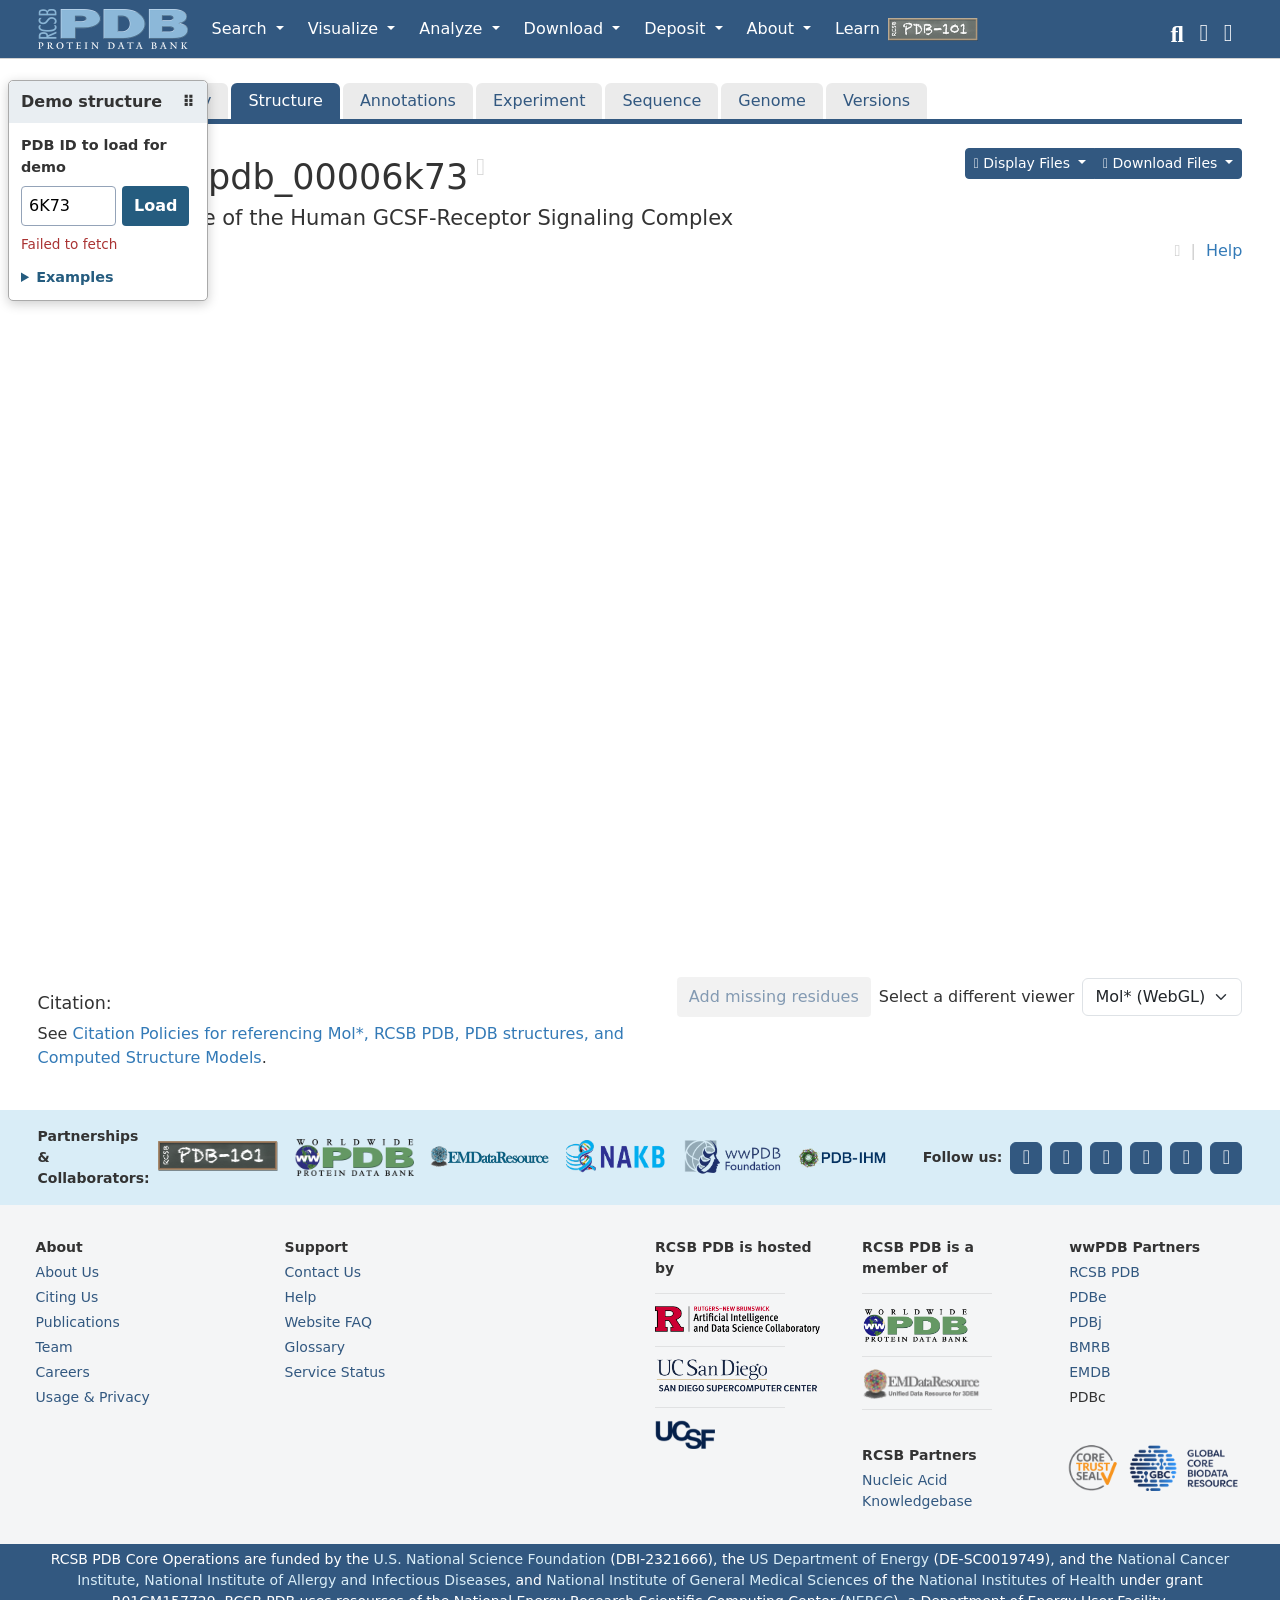
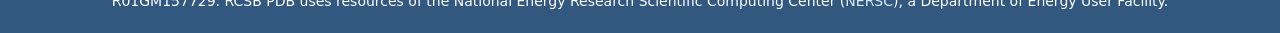
<file: homology_modeller/RCSB_PDB_demo/index.html>
<!DOCTYPE html>
<html lang="en"><head><base href="media/"/><title>3D View: 2D9Q</title><meta content="IE=edge,chrome=1" http-equiv="X-UA-Compatible"/><meta content="max-age=0" http-equiv="Cache-Control"/><meta content="private" http-equiv="Cache-Control"/><meta content="no-cache" http-equiv="Cache-Control"/><meta content="must-revalidate" http-equiv="Cache-Control"/><meta content="private" http-equiv="Pragma"/><meta charset="utf-8"/><meta content="width=device-width, initial-scale=1" name="viewport"/><meta content="info@rcsb.org" name="email"/><meta content="UTF-8" name="Charset"/><meta content="Global" name="Distribution"/><meta content="General" name="Rating"/><meta content="en-US" http-equiv="content-language"/><meta content="RCSB Protein Data Bank" name="author"/><meta content="RCSB Protein Data Bank" name="citation_author"/><meta content="Crystal Structure of the Human GCSF-Receptor Signaling Complex" name="citation_journal_title"/><meta content="2D9Q: Crystal Structure of the Human GCSF-Receptor Signaling Complex" name="description"/><link href="https://rcsb.org/manifest.json" rel="manifest"/><link href="asset-21.jpg" rel="apple-touch-icon"/><link href="asset-0.css" rel="stylesheet"/><link href="asset-1.css" rel="stylesheet"/><link href="asset-18.css" rel="stylesheet"/><link href="asset-17.css" rel="stylesheet"/><link href="asset-19.css" rel="stylesheet"/><link href="asset-20.css" rel="stylesheet"/><style>* {
    margin: 0;
    padding: 0;
    box-sizing: border-box;
}
#molstar-ui {
    position: relative;
    left: -10px;
}
#viewer {
        position: relative;
        left: 10px;
        top: 10px;
        width: auto;
        height: 800px;
}
.msp-layout-expanded {
    z-index: 3000;
}
div#help { text-align: right; }
div#help a { text-decoration: none; }
.legendList  { display: flex; }
</style><link href="rcsb-molstar.css" rel="stylesheet" type="text/css"/><script src="rcsb-molstar.js"></script><style>div#help { text-align: right; }
div#help a { text-decoration: none; }
.divider{
    color: #ccc;
    padding: 0 5px 0 5px;
}
.old_browser_info{
color: #ccc;
font-size: 16px;
position: relative;
top: 3px;
left:0px;
}
</style><meta content="Interactive 2D9Q structure page design preview." name="description"/><style>#viewer{height: min(800px,53.3vw);min-height:500px;left:0;top:0}#molstar-ui{margin-top:8px} .container{max-width:1460px;width:96%}</style><link href="../style.css?v=20261117resultsfooter" rel="stylesheet"/><script defer="True" src="../app.js?v=20261117resultsfooter"></script></head><body><aside aria-label="Demo structure loader" class="pdb-panel" id="pdb-panel">
<div class="panel-handle" id="panel-handle">Demo structure <span aria-hidden="true">⠿</span></div>
<form id="form"><label for="pdb">PDB ID to load for demo</label><div class="controls"><input autocomplete="off" id="pdb" maxlength="4" name="pdb" pattern="[0-9][A-Za-z0-9]{3}" required="" value="6K73"/><button id="load" type="submit">Load</button></div><p aria-live="polite" id="load-status" role="status"></p><details class="pdb-examples"><summary>Examples</summary><div class="pdb-example-list"><button type="button" data-pdb-example="6K73">6K73</button><button type="button" data-pdb-example="5U1C">5U1C</button><button type="button" data-pdb-example="1CDD">1CDD</button></div></details></form>
</aside><div data-elastic-exclude=""><a class="visually-hidden-focusable" href="#"> Skip to main content</a><header><div data-elastic-exclude=""><nav aria-label="Main navigation" class="navbar navbar-rcsb navbar-expand-xl d-print-none" id="nav"><div class="container flex-wrap"><!-- Brand + toggler--><a class="navbar-brand order-1" href="#" id="rcsblogo"> <img alt="RCSB PDB logo" class="img-fluid" src="asset-16.png" width="150"/></a><button aria-controls="navbar-collapse-RCSB" aria-expanded="false" aria-label="Toggle navigation" class="navbar-toggler order-2" data-bs-target="#navbar-collapse-RCSB" data-bs-toggle="collapse" type="button"><span class="navbar-toggler-icon"></span></button><!-- Collapsible nav--><div class="collapse navbar-collapse order-4 order-xl-2" id="navbar-collapse-RCSB"><ul class="navbar-nav me-auto"><li class="nav-item dropdown me-2" id="headnav_search"><a aria-expanded="false" class="nav-link dropdown-toggle" data-bs-toggle="dropdown" href="#" role="button">Search </a><ul class="dropdown-menu"><li><a class="dropdown-item" data-ga-entry-label="advanced_search" data-ga-entry-surface="header_nav" data-ga-search-entry="1" data-ga-tool-name="advanced_search" href="#" rel="noopener">Advanced Search</a></li><li><a class="dropdown-item" data-ga-entry-label="sequence_similarity_search" data-ga-entry-surface="header_nav" data-ga-search-entry="1" data-ga-tool-name="advanced_search" href="#" rel="noopener">Sequence Similarity Search</a></li><li><a class="dropdown-item" data-ga-entry-label="3d_similarity_search" data-ga-entry-surface="header_nav" data-ga-search-entry="1" data-ga-tool-name="advanced_search" href="#" rel="noopener">3D Similarity Search</a></li><li><a class="dropdown-item" data-ga-entry-label="chemical_similarity" data-ga-entry-surface="header_nav" data-ga-search-entry="1" data-ga-tool-name="chemical_search" href="#" rel="noopener">Chemical Similarity</a></li><li><a class="dropdown-item" href="#" rel="noopener">Browse Annotations</a></li><li><a class="dropdown-item" href="#" rel="noopener">New Entries</a></li><li><a class="dropdown-item" href="#" rel="noopener">Unreleased Entries</a></li><li><a class="dropdown-item" href="#" rel="noopener">PDB Statistics</a></li><hr/><li> <a class="dropdown-item" href="#">Tools at-a-glance</a></li></ul></li><li class="nav-item dropdown me-2" id="headnav_visualize"><a aria-expanded="false" class="nav-link dropdown-toggle" data-bs-toggle="dropdown" href="#" role="button">Visualize </a><ul class="dropdown-menu"> <li><a class="dropdown-item" href="#" rel="noopener">Mol* (MolStar)</a></li><li><a class="dropdown-item" href="#" rel="noopener">Sequence Annotations Viewer</a></li><li><a class="dropdown-item" href="#" rel="noopener">Sequence Annotations in 3D</a></li><li><a class="dropdown-item" href="#" rel="noopener">Genome View</a></li><hr/><li> <a class="dropdown-item" href="#">Tools at-a-glance</a></li></ul></li><li class="nav-item dropdown me-2" id="headnav_analyze"><a aria-expanded="false" class="nav-link dropdown-toggle" data-bs-toggle="dropdown" href="#" role="button">Analyze </a><ul class="dropdown-menu"><li><a class="dropdown-item" href="#" rel="noopener">Pairwise Structure Alignment</a></li><li><a class="dropdown-item" href="#" rel="noopener">Symmetry Resources in the PDB</a></li><li><a class="dropdown-item" href="#" rel="noopener" target="_blank">Structure Quality</a><span class="visually-hidden"> opens in a new window</span></li><li><a class="dropdown-item" href="#" rel="noopener">Grouping Structures</a></li><li><a class="dropdown-item" href="#" rel="noopener">PDB Statistics</a></li><li><a class="dropdown-item" href="#" rel="noopener" target="_blank">PDB Citation MeSH Network Explorer </a><span class="visually-hidden"> opens in a new window</span></li><li><a class="dropdown-item" href="#" rel="noopener" target="_blank">EPPIC Biological Assemblies</a><span class="visually-hidden"> opens in a new window</span></li><li class="dropdown-header">External Data and Resources  </li><ul class="ps-3"><li class="list-unstyled"><a class="dropdown-item" href="#" rel="noopener">Integrated Resources</a></li></ul><ul class="ps-3"><li class="list-unstyled"><a class="dropdown-item" href="#" rel="noopener">Additional Resources</a></li></ul><hr/><li> <a class="dropdown-item" href="#">Tools at-a-glance</a></li></ul></li><li class="nav-item dropdown me-2" id="headnav_download"><a aria-expanded="false" class="nav-link dropdown-toggle" data-bs-toggle="dropdown" href="#" role="button">Download </a><ul class="dropdown-menu"> <li><a class="dropdown-item" href="#" rel="noopener">Coordinates and Experimental Data</a></li><li><a class="dropdown-item" href="#" rel="noopener">Sequences</a></li><li><a class="dropdown-item" href="#" rel="noopener">Ligands</a></li><li><a class="dropdown-item" href="#" rel="noopener">File Download Services</a></li><li><a class="dropdown-item" href="#" rel="noopener">Web APIs</a></li><hr/><li> <a class="dropdown-item" href="#">Tools at-a-glance</a></li></ul></li><li class="nav-item dropdown me-2" id="headnav_deposit"><a aria-expanded="false" class="nav-link dropdown-toggle" data-bs-toggle="dropdown" href="#" role="button">Deposit </a><ul class="dropdown-menu"><li><a class="dropdown-item" href="#" rel="noopener" target="_blank">Deposit via OneDep</a><span class="visually-hidden"> opens in a new window</span></li><li><a class="dropdown-item" href="#" rel="noopener" target="_blank">Prepare Files via pdb_extract</a><span class="visually-hidden"> opens in a new window</span></li><li><a class="dropdown-item" href="#" rel="noopener" target="_blank">Validate Structures</a><span class="visually-hidden"> opens in a new window</span></li><li><a class="dropdown-item" href="#" rel="noopener" target="_blank">PDBx/mmCIF Dictionary Resources</a><span class="visually-hidden"> opens in a new window</span></li><li><a class="dropdown-item" href="#" rel="noopener">Other Deposition Resources</a></li></ul></li><li class="nav-item dropdown me-2" id="headnav_more"><a aria-expanded="false" class="nav-link dropdown-toggle" data-bs-toggle="dropdown" href="#" role="button">About </a><ul class="dropdown-menu"><li><a class="dropdown-item" href="#" rel="noopener">Contact Us</a></li><li><a class="dropdown-item" href="#" rel="noopener">About RCSB PDB</a></li><li><a class="dropdown-item" href="#" rel="noopener">Vision and Mission</a></li><li><a class="dropdown-item" href="#" rel="noopener">Citation, Usage, Privacy Policies, Logo</a></li><li><a class="dropdown-item" href="#" rel="noopener">News</a></li><li><a class="dropdown-item" href="#" rel="noopener">PDB History</a></li><li><a class="dropdown-item" href="#" rel="noopener">PDB50</a></li><li><a class="dropdown-item" href="#" rel="noopener">User Community</a></li><li><a class="dropdown-item" href="#" rel="noopener">Publications</a></li><li><a class="dropdown-item" href="#" rel="noopener">RCSB PDB Advisory Committee</a></li><li><a class="dropdown-item" href="#" rel="noopener">Team Members</a></li><li><a class="dropdown-item" href="#" rel="noopener">Careers</a></li><li><a class="dropdown-item" href="#" rel="noopener" target="_blank">Service Status</a><span class="visually-hidden"> opens in a new window</span></li></ul></li><li class="nav-item" id="headnav_learn"><div class="d-flex"><a class="nav-link" href="#" rel="noopener" role="button" target="_blank"><span class="me-2">Learn</span><img alt="PDB-101 logo" class="image_submenu" data-bs-placement="top" data-bs-title="Visit PDB-101: The training and outreach portal of RCSB PDB" data-bs-toggle="tooltip" src="asset-15.png" style="width: 90px"/></a></div></li></ul></div><div class="d-flex align-items-center gap-1 ms-auto no-wrap order-4 order-xl-2"><button aria-controls="slidePanel" aria-expanded="false" aria-label="Toggle search panel" class="btn btn-sm menu-button fs-4" id="panelToggle"><i aria-hidden="true" class="i-search"></i></button><a aria-label="Help Resources" class="btn btn-sm menu-icon fs-4 pt-2 pb-0" data-bs-placement="bottom" data-bs-title="Help Resources" data-bs-toggle="tooltip" href="#"> <i aria-hidden="true" class="i-help"></i></a><button aria-label="Contact Us" class="btn btn-sm menu-icon fs-4 pt-2 pb-0 jira-fdbck-btn" data-bs-placement="bottom" data-bs-title="Contact Us" data-bs-toggle="tooltip" id="feedbackLink-ContactUs"> <i aria-hidden="true" class="fa-regular fa-envelope"></i></button><div id="mypdb-menu-container"></div></div></div></nav></div><div aria-hidden="true" aria-label="Search tools panel" class="panel v-light-gray" id="slidePanel" role="search"><div class="container"><div class="row pt-4 pb-3" id="searchTools"><div class="col-lg-7 col-12"><div class="d-print-none" id="search-bar-container"></div></div><div class="col-lg-5 col-12 mt-3 mt-md-3 mt-lg-0 text-end"><a class="btn btn-brand btn-md ms-2 mb-2" data-ga-entry-label="advanced_search" data-ga-entry-surface="basic_search" data-ga-search-entry="1" data-ga-tool-name="advanced_search" href="#">Advanced Search</a><a class="btn btn-brand btn-md ms-2 mb-2" data-ga-entry-label="sequence_search" data-ga-entry-surface="basic_search" data-ga-search-entry="1" data-ga-tool-name="advanced_search" href="#">Sequence Search</a><a class="btn btn-brand btn-md ms-2 mb-2" data-ga-entry-label="chemical_search" data-ga-entry-surface="basic_search" data-ga-search-entry="1" data-ga-tool-name="chemical_search" href="#">Chemical Search</a><a class="btn btn-brand btn-md ms-2 mb-2" href="#">Browse Annotations</a><button aria-label="Open search tools help" class="btn btn-neutral btn-md ms-2 mb-1" data-bs-target="#helpModal" data-bs-toggle="modal" type="button"><i aria-hidden="true" class="i-help"></i></button></div></div></div><!-- Modal --><div aria-hidden="true" aria-labelledby="helpModalTitle" class="modal fade" id="helpModal" tabindex="-1"><div class="modal-dialog modal-dialog-centered modal-xl"><div class="modal-content"><div class="modal-header"><h2 class="modal-title section-title" id="helpModalTitle">Advanced Search Tools</h2><button aria-label="Close" class="btn-close" data-bs-dismiss="modal" type="button"></button></div><div class="modal-body"> <div class="row"><div class="col-12 col-lg-3"><a href="#"><h3 class="section-title">Advanced Search</h3></a><p>Find <span class="fw-bold">PDB structures</span> and <span class="fw-bold">Computed Structure Models (CSM)</span> by combining queries from tools in this suite: Attribute Search, Sequence Similarity, Sequence Motif, 3D Similarity, and 3D Motif with 'AND' logic.</p></div><div class="col-12 col-lg-3"><a href="#"><h3 class="section-title">Sequence Similarity Search</h3></a><p>Find structures that contain a similar nucleotide or protein sequence using the MMseqs2 method.</p></div><div class="col-12 col-lg-3"><a href="#"><h3 class="section-title">Chemical Search</h3></a><p>Find <span class="fw-bold">small molecules</span> by combining queries from the tools in this suite: Chemical Attributes and Chemical Similarity Search with 'AND' logic.</p></div><div class="col-12 col-lg-3"><a href="#"><h3 class="section-title">Browse Annotations</h3></a><p>Find <span class="fw-bold">PDB structures</span> using annotations from various ontologies and hierarchical classification schemes, e.g. Disease Ontology, Molecular Function.</p></div></div></div></div></div></div></div></header><main id="main"><div id="maincontentcontainer"><!-- tab bar--><div class="container my-4"><button aria-controls="navbar-collapse-SSP" aria-expanded="false" aria-label="Toggle navigation tabs" class="navbar-toggler float-start d-md-none" data-bs-target="#navbar-collapse-SSP" data-bs-toggle="collapse" id="SSP-collapsed-tabs" type="button"><span aria-hidden="true" class="me-2">☰</span>Navigation Tabs</button><div class="collapse navbar-collapse d-md-block" id="navbar-collapse-SSP"><ul class="nav nav-tabs d-print-none" id="structuretabs" role="tablist"><li class="nav-item" role="presentation"><a class="nav-link" href="#" id="structuresummarytab">Structure Summary</a></li><li class="nav-item" role="presentation"><a aria-current="page" class="nav-link active" href="#" id="3dviewtab">Structure</a></li><li class="nav-item" role="presentation"><a class="nav-link" href="#" id="annotationstab">Annotations</a></li><li class="nav-item" role="presentation"><a class="nav-link" href="#" id="MoreOptions-Method">Experiment</a></li><li class="nav-item" role="presentation"><a class="nav-link" href="#" id="sequencetab">Sequence</a></li><li class="nav-item" role="presentation"><a class="nav-link" href="#" id="genometab">Genome</a></li><li class="nav-item" role="presentation"><a class="nav-link" href="#" id="versionstab">Versions</a></li><!--+tab( 'Sequence', '/pdb/explore/remediatedSequence.do?structureId=' + entryId, 'Sequence' )--><!--+tab( 'MoreOptions-Method', '/experimental/' + entryId, 'Experiment' )--></ul></div><br/><!-- use in mark up: +iconTooltip('Explanation text')--><!-- use in mark up with link: +iconTooltip('Explanation text', {link: 'https://example.com', target: '_blank'})--><!-- use in mark up with custom icon: +iconTooltip('Explanation text', {iconClass: 'fa-solid fa-info'})--><div class="row" id="pdbid-and-buttons"> <div class="col col-sm-12 col-md-8"><h1><h1><div class="results-content-type experimental"><span class="fa fa-flask" data-bs-placement="top" data-bs-toggle="tooltip" title="Experimental PDB Structure"></span></div><span id="structure-id">6K73</span><span class="mx-2 fw-light text-light-gray">| </span><span id="extended-id">pdb_00006k73</span><sup><a aria-label="Extended PDB ID. Click to learn more." class="ms-2 fs-4" data-bs-html="true" data-bs-placement="top" data-bs-title="Extended PDB ID. Click to learn more." data-bs-toggle="tooltip" href="#"><i aria-hidden="true" class="i-info very-light-gray"></i></a></sup></h1></h1></div><div class="col col-sm-12 col-md-4"><div class="btn-toolbar float-lg-end float-md-start" role="toolbar"><style>#DownloadFilesButton .dropdown-menu li.filedivider:not(:first-child),
#DisplayFilesButton .dropdown-menu li.filedivider:not(:first-child) {
    height: 1px;
    margin: 9px 0;
    overflow: hidden;
    background-color: #e5e5e5;
}
</style><div class="btn-group" data-ga-structure-file-actions="true" id="ProductPrimaryActions" role="group"><div class="btn-group" data-ga-file-action="display" id="DisplayFilesButton" role="group"><button aria-expanded="false" class="btn btn-sm btn-brand dropdown-toggle" data-bs-toggle="dropdown" id="dropdownMenuDisplayFiles" type="button"><i aria-hidden="true" class="i-file"></i> Display Files <span class="caret"></span></button><ul aria-labelledby="dropdownMenuDisplayFiles" class="dropdown-menu float-end" role="menu"><li class="filedivider"></li><li><a class="dropdown-item" href="#" rel="noopener" target="_blank">FASTA Sequence</a></li><li class="filedivider"></li><li><a class="dropdown-item" href="#" rel="noopener" target="_blank">mmCIF Format</a></li><li><a class="dropdown-item" href="#" rel="noopener" target="_blank">mmCIF Format (Header)</a></li><li class="filedivider"></li><li><a class="dropdown-item" href="#" rel="noopener" target="_blank">Legacy PDB Format</a></li><li><a class="dropdown-item" href="#" rel="noopener" target="_blank">Legacy PDB Format (Header)</a></li></ul></div><div class="btn-group" data-ga-file-action="download" id="DownloadFilesButton" role="group"><button aria-expanded="false" class="btn btn-sm btn-brand dropdown-toggle" data-bs-toggle="dropdown" id="dropdownMenuDownloadFiles" type="button"><span aria-hidden="true" class="i-download" style="font-size: 14px;"></span> Download Files <span class="caret"></span></button><ul aria-labelledby="dropdownMenuDownloadFiles" class="dropdown-menu float-end" role="menu"><li class="filedivider"></li><li><a class="dropdown-item" href="#">FASTA Sequence</a></li><li class="filedivider"></li><li><a class="dropdown-item" href="#">PDBx/mmCIF Format</a></li><li><a class="dropdown-item" href="#">PDBx/mmCIF Format (gz)</a></li><li><a class="dropdown-item" href="#">BinaryCIF Format (gz)</a></li><li class="filedivider"></li><li><a class="dropdown-item" href="#">Legacy PDB Format</a></li><li><a class="dropdown-item" href="#">Legacy PDB Format (gz)</a></li><li class="filedivider"></li><li><a class="dropdown-item" href="#">PDBML/XML Format (gz)</a></li><li class="filedivider"></li><li><a class="dropdown-item" href="#">Structure Factors (CIF)</a></li><li><a class="dropdown-item" href="#">Structure Factors (CIF - gz)</a></li><li class="filedivider"></li><li><a class="dropdown-item" href="#" rel="noopener" target="_blank">Validation Full (PDF - gz)</a></li><li><a class="dropdown-item" href="#" rel="noopener" target="_blank">Validation (XML - gz)</a></li><li><a class="dropdown-item" href="#" rel="noopener" target="_blank">Validation (CIF - gz)</a></li><li><a class="dropdown-item" href="#" rel="noopener" target="_blank">Validation 2fo-fc coefficients (CIF - gz)</a></li><li><a class="dropdown-item" href="#" rel="noopener" target="_blank">Validation fo-fc coefficients (CIF - gz)</a></li><li class="filedivider"></li><li><a class="dropdown-item" data-ga-file-selection="biological_assembly_cif_gz" href="#">Biological Assembly 1 (CIF - gz) <i aria-hidden="true" class="i-help text-light-gray d-none d-lg-inline ms-1" data-bs-html="true" data-bs-placement="top" data-bs-title="Biological assembly files in .cif format." data-bs-toggle="tooltip"></i></a></li><li><a class="dropdown-item" data-ga-file-selection="biological_assembly_pdb_gz" href="#">Biological Assembly 1 (PDB - gz)</a></li></ul></div></div></div></div></div><h4 id="structure-title">Crystal Structure of the Human GCSF-Receptor Signaling Complex</h4><style>div#help { text-align: right; }
div#help a { text-decoration: none; }
.divider{
    color: #ccc;
    padding: 0 5px 0 5px;
}
.old_browser_info{
color: #ccc;
font-size: 16px;
position: relative;
top: 3px;
left:0px;
}
</style><div id="help"> <i aria-hidden="true" class="i-help text-light-gray d-none d-lg-inline ms-1" data-bs-html="true" data-bs-placement="top" data-bs-title="Older versions of IE and Edge may not work, please try a different or newer browser" data-bs-toggle="tooltip"></i><span class="divider"> |    </span><a href="#">Help      </a></div><div class="row" id="molstar-ui"><div class="col-lg-12 col-md-12 col-sm-12 col-12"><div id="viewer"></div></div></div><br/><div class="below-viewer"><div class="citation-column"><p><h5>Citation:</h5><p>See <a href="#">Citation Policies for referencing Mol*, RCSB PDB, PDB structures, and Computed Structure Models</a>.</p></p></div><div class="viewer-column"><div class="viewer-actions"><button disabled="" id="submit" type="button">Add missing residues</button><label>Select a different viewer</label><select class="form-select w-auto" id="viewers"><option selected="" value="molstar">Mol* (WebGL)</option></select></div></div></div><section aria-label="Build results" class="results" hidden="">
<p aria-live="polite" id="status" role="status"></p><div hidden="" id="residue-summary"></div>
<div class="results-footer"><a class="brand-link" href="https://stringscape.net/homology_modeller" rel="noopener noreferrer" target="_blank"><svg aria-hidden="true" class="brand-logo" viewbox="0 0 100 100"><line x1="27" x2="75" y1="50" y2="22"></line><line x1="75" x2="75" y1="22" y2="78"></line><circle cx="27" cy="50" r="20"></circle><circle cx="75" cy="22" r="20"></circle><circle cx="75" cy="78" r="20"></circle></svg><span><strong>StringScape</strong> protein modeller</span></a></div>
</section></div></div></main><footer><div data-elastic-exclude=""><a aria-hidden="true" href="#" rel="nofollow" style="display:none" tabindex="-1"></a><div id="footer-logos"> <div class="container"><div class="row align-items-center py-2"><div class="col-xl-4 col-sm-12 order-xl-2 d-flex justify-content-center justify-content-xl-end py-2 mb-4 mb-xl-0" id="socialmedia_section"><div class="d-flex flex-column flex-xl-row align-items-center"><div class="d-flex flex-wrap flex-lg-nowrap flex-grow-0 fw-bold small me-2 pb-3 pb-xl-0 fw-bold small">Follow us:</div><div class="d-flex align-items-center gap-2 flex-wrap justify-content-center align-content-center justify-content-lg-start align-content-lg-start flex-lg-nowrap"><a aria-label="Visit YouTube" class="btn btn-brand btn-md btn-square" data-bs-placement="top" data-bs-title="YouTube" data-bs-toggle="tooltip" href="#" rel="noopener" target="_blank" type="button"><i class="fa-brands fa-youtube fa-lg"></i></a><a aria-label="Visit Github" class="btn btn-brand btn-md btn-square" data-bs-placement="top" data-bs-title="Github" data-bs-toggle="tooltip" href="#" rel="noopener" target="_blank" type="button"><i class="fa-brands fa-github fa-lg"></i></a><a aria-label="Visit LinkedIn" class="btn btn-brand btn-md btn-square" data-bs-placement="top" data-bs-title="LinkedIn" data-bs-toggle="tooltip" href="#" rel="noopener" target="_blank" type="button"><i class="fa-brands fa-linkedin-in fa-lg"></i></a><a aria-label="Visit Bluesky" class="btn btn-brand btn-md btn-square" data-bs-placement="top" data-bs-title="Bluesky" data-bs-toggle="tooltip" href="#" rel="noopener" target="_blank" type="button"><i class="fa-brands fa-bluesky fa-lg"></i></a><a aria-label="Visit Twitter" class="btn btn-brand btn-md btn-square" data-bs-placement="top" data-bs-title="X" data-bs-toggle="tooltip" href="#" rel="noopener" target="_blank" type="button"><i class="fa-brands fa-x-twitter fa-lg"></i></a><a aria-label="Visit Facebook" class="btn btn-brand btn-md btn-square" data-bs-placement="top" data-bs-title="Facebook" data-bs-toggle="tooltip" href="#" rel="noopener" target="_blank" type="button"><i class="fa-brands fa-facebook-f fa-lg"></i></a></div></div></div><div class="col-xl-8 col-sm-12 d-flex justify-content-center justify-content-xl-start py-2"><div class="d-flex flex-column flex-xl-row align-items-center"><div class="d-inline-flex flex-wrap flex-lg-nowrap fw-bold small me-2 pb-3 pb-xl-0">Partnerships &amp; Collaborators:</div><div class="d-flex align-items-center gap-3 flex-wrap justify-content-center align-content-center justify-content-lg-start align-content-lg-start flex-lg-nowrap" id="PDBmembers"><a data-bs-original-title="PDB-101: Training and outreach portal of RCSB PDB" data-bs-placement="top" data-bs-toggle="tooltip" href="#" rel="noopener" target="_blank"><img alt="PDB-101" id="pdb101logo" src="asset-13.png"/></a><a data-bs-original-title="wwPDB: Worldwide Protein Data Bank" data-bs-placement="right" data-bs-toggle="tooltip" href="#" rel="noopener" target="_blank"><img alt="wwPDB" id="wwpdblogo" src="asset-14.png"/></a><a data-bs-original-title="EMDataResource: 3DEM resources" data-bs-placement="right" data-bs-toggle="tooltip" href="#" rel="noopener" target="_blank"><img alt="EMDataResource" id="emdatabanklogo" src="asset-9.png"/></a><a data-bs-original-title="NAKB: Nucleic Acid Knowledgebase" data-bs-placement="right" data-bs-toggle="tooltip" href="#" rel="noopener" target="_blank"><img alt="NAKB: Nucleic Acid Knowledgebase" id="nakblogo" src="asset-11.png"/></a><a data-bs-original-title="wwPDB Foundation: Donate to support wwPDB outreach activities" data-bs-placement="right" data-bs-toggle="tooltip" href="#" rel="noopener" target="_blank"><img alt="wwPDB Foundation" id="wwpdbfoundationlogo" src="asset-10.png"/></a><a data-bs-original-title="PDB-IHM: System for Archiving Integrative Structures" data-bs-placement="right" data-bs-toggle="tooltip" href="#" rel="noopener" target="_blank"><img alt="PDB-IHM Logo" id="pdbdevlogo" src="asset-12.png"/></a></div></div></div></div></div></div><div class="d-print-none" id="footer_main"><div class="container"><div class="row"><div class="col-md-6 col-sm-12" style="padding-left:0"> <div class="row"><div class="col-sm-5"><ul><li><span class="fw-bold">About</span></li><li><a href="#">About Us</a></li><li><a href="#">Citing Us</a></li><li><a href="#">Publications</a></li><li><a href="#">Team</a></li><li><a href="#">Careers</a></li><li><a href="#">Usage &amp; Privacy</a></li></ul></div><div class="col-sm-4" style="padding-left:0"><ul><li><span class="fw-bold">Support</span></li><li><a href="#">Contact Us</a></li><li><a href="#">Help</a></li><li><a href="#">Website FAQ</a></li><li><a href="#">Glossary</a></li><li><a href="#" target="_blank">Service Status</a></li></ul></div><div class="col-md-4 hidden-sm"></div></div></div><div class="col-md-6 col-sm-12" style="padding-left:5px"> <div class="row"><div class="col-sm-4"><ul class="fw-bold"><li>RCSB PDB is hosted by</li><li><div class="footerLogos"><hr/><a href="#"><img alt="The Rutgers Artificial Intelligence and Data Science Collaboratory logo" class="Rutgerslogo" src="asset-7.png"/></a><hr/><a href="#"><img alt="University of California San Diego Supercomputer Center logo" class="SDSClogo" src="asset-8.png"/></a><hr/><a href="#"><img alt="University of California San Francisco Logo" class="UCSFlogo" src="asset-5.png"/></a></div></li></ul></div><div class="col-sm-4"><ul> <li class="fw-bold">RCSB PDB is a member of</li><li><div class="footerLogos"><span id="pdbmembers_footer"><hr/><a href="#" rel="noopener" target="_blank"><img alt="wwPDB" class="wwpdblogo" src="asset-6.png"/></a><hr/><a href="#" rel="noopener" target="_blank"><img alt="EMDataResource" id="emdatabanklogo_footer" src="asset-3.png"/></a><hr/></span></div></li><br/><li class="fw-bold">RCSB Partners</li><li><a href="#" rel="noopener" target="_blank">Nucleic Acid Knowledgebase</a></li></ul></div><div class="col-sm-4"><ul><li><span class="fw-bold"><a href="#" rel="noopener" style="text-decoration: none; color: #333;" target="_blank">wwPDB Partners</a></span></li><li><a href="#">RCSB PDB</a></li><li><a href="#" rel="noopener" target="_blank">PDBe</a></li><li><a href="#" rel="noopener" target="_blank">PDBj</a></li><li><a href="#" rel="noopener" target="_blank">BMRB</a></li><li><a href="#" rel="noopener" target="_blank">EMDB</a></li><li> PDBc</li></ul><div class="row"><div class="col-sm-4"><a href="#" rel="noopener" target="_blank"><img alt="CoreTrustSeal " class="core-trust-seal" src="asset-2.png"/></a></div><div class="col-sm-6"> <a href="#" rel="noopener" target="_blank"><img alt="Global Biodata Coalition Logo" class="gcbr-logo" src="asset-4.png"/></a></div></div></div></div></div></div></div></div><div id="footer_grant"><div class="container"><div class="row"><p>RCSB PDB Core Operations are funded by
 the <a href="#" rel="noopener" target="_blank">U.S. National Science Foundation</a> (DBI-2321666),
 the <a href="#" rel="noopener" target="_blank">US Department of Energy</a> (DE-SC0019749),
 and the <a href="#" rel="noopener" target="_blank">National Cancer Institute</a>,
 <a href="#" rel="noopener" target="_blank">National Institute of Allergy and Infectious Diseases</a>,
 and <a href="#" rel="noopener" target="_blank">National Institute of General Medical Sciences</a> of the <a href="#" rel="noopener" target="_blank">National Institutes of Health</a> under grant R01GM157729.
 RCSB PDB uses resources of the National Energy Research Scientific Computing Center (<a href="#" rel="noopener" target="_blank">NERSC</a>), a Department of Energy User Facility.</p></div></div></div><div id="jira-fdbck"></div></div></footer></div><iframe aria-hidden="true" id="engine" src="../../index.html?v=20261111chains2" tabindex="-1" title="Model building engine"></iframe></body></html>
</file>
<file: remote_connect/style.css>
:root{color-scheme:dark;font-family:Ubuntu,-apple-system,BlinkMacSystemFont,"Segoe UI",sans-serif;background:#171c24;color:#eef6ff}*{box-sizing:border-box}body{margin:0}button,input,textarea,select{font:inherit}button{background:#213245;color:#eef6ff;border:1px solid #38506d;border-radius:9px;padding:10px 14px;cursor:pointer}button:hover{background:#2a4260}header{height:60px;display:flex;align-items:center;gap:10px;padding:8px 12px;background:#111720;border-bottom:1px solid #31445b}header strong{flex:1}.segments{display:flex}.segments button{border-radius:0;padding:8px 10px}.segments button:first-child{border-radius:8px 0 0 8px}.segments button:last-child{border-radius:0 8px 8px 0}.segments .active{background:#3498db;color:white}nav{position:absolute;z-index:2;top:58px;left:10px;background:#1e2733;padding:6px;border-radius:10px;box-shadow:0 4px 18px #0008}#status{font-size:.8rem;color:#dbe9f7;margin:8px 14px}main{height:calc(100dvh - 92px)}section{height:100%}#screen{overflow:auto;padding:0 12px 24px}.preview{background:#111720;border:1px solid #31445b;border-radius:12px;min-height:190px;display:grid;place-items:center;overflow:hidden;touch-action:none}.preview img{width:100%;display:none}.preview p,.hint{color:#aabed1;text-align:center}h2{font-size:1.1rem}#controls{display:grid;grid-template-columns:repeat(auto-fit,minmax(220px,1fr));gap:8px}.control{background:#1e2733;border:1px solid #2b3c50;border-radius:10px;padding:12px;display:flex;flex-direction:column;gap:8px;overflow:hidden}.control input,.control select{max-width:100%;accent-color:#3498db}#chat:not([hidden]){display:flex;flex-direction:column}#messages{overflow:auto;flex:1;padding:12px;display:flex;flex-direction:column;gap:10px}.bubble{white-space:pre-wrap;overflow-wrap:anywhere;padding:12px 14px;border-radius:14px;max-width:90%;line-height:1.45}.bubble.user{background:#3498db;align-self:flex-end}.bubble.assistant{background:#1e2733;border:1px solid #2b3c50;align-self:flex-start}#composer{padding:10px;background:#111720;border-top:1px solid #31445b}.compose-row{display:flex;gap:8px;align-items:end}textarea,input,select{background:#11161d;color:#eef6ff;border:1px solid #38506d;border-radius:8px;padding:10px}textarea{resize:none;flex:1;min-height:44px;max-height:120px}.attach{font-size:24px;padding:5px 10px;cursor:pointer}#image-preview img{max-height:70px;border-radius:6px}dialog{background:#1e2733;color:#eef6ff;border:1px solid #38506d;border-radius:14px;width:min(94vw,420px)}dialog::backdrop{background:#0009}dialog form{display:grid;gap:14px}dialog label{display:grid;gap:6px}.close{float:right;justify-self:end}dialog h2,dialog p{margin:0}

#screen{padding:0;overflow:auto}.preview{min-height:0;border:0;border-radius:0;touch-action:pan-y;display:block}.preview img{width:100%;height:auto;touch-action:none}.preview p{padding:60px 15px}.screen-help{font-size:.75rem;text-align:center;color:#aabed1;padding:8px}

#screen:not([hidden]){display:flex;flex-direction:column;overflow:hidden}.screen-toolbar{display:flex;justify-content:center;align-items:center;gap:10px;padding:9px;background:#171c24}.screen-toolbar button{font-size:.8rem}.screen-toolbar #reset-zoom{padding:8px 11px}.preview{position:relative;flex:1;overflow:hidden;touch-action:none}.preview img{width:100%;height:auto;max-width:none;transform-origin:0 0;user-select:none;-webkit-user-drag:none;touch-action:none}.preview p{margin:0}.screen-help{margin:0;padding:8px}.preview.zoom-mode{cursor:grab}.preview.zoom-mode:active{cursor:grabbing}.preview.control-mode{cursor:crosshair}

/* Match the desktop AI panel's chat surface, bubbles and activity logs. */
#chat:not([hidden]) { min-height: 0; background: #111720; }
#messages { min-height: 0; padding: 10px 20px; display: block; background: #111720; }
.chat-disclaimer { color: #49aef1; font-size: .9rem; line-height: 1.35; text-align: center; margin: 27px 0 18px; }
#chat-items { display: flex; flex-direction: column; align-items: flex-start; }
#chat-items .bubble { max-width: 82%; margin-bottom: 10px; padding: 10px 14px; border-radius: 20px; font-size: .9rem; line-height: 1.4; }
#chat-items .bubble.user { align-self: flex-end; margin-left: auto; border-bottom-right-radius: 4px; background: #3498db; color: white; }
#chat-items .bubble.assistant { align-self: flex-start; margin-right: auto; border: 1px solid #2b3c50; border-bottom-left-radius: 4px; background: #1e2733; }
.chat-text { white-space: pre-wrap; overflow-wrap: anywhere; }
.chat-media:empty { display: none; }
.chat-media:not(:empty) { display: flex; flex-wrap: wrap; gap: 6px; margin-bottom: 8px; }
.chat-media img { max-width: 100%; max-height: 250px; border-radius: 8px; object-fit: contain; }
.chat-file { display: inline-block; padding: 4px 8px; border: 1px solid #3498db; border-radius: 10px; background: rgba(52,152,219,.18); font-size: .75rem; }
.chat-activity { display: flex; align-items: flex-start; margin: 2px 0; color: #3498db; font-size: .9rem; font-weight: 500; line-height: 1.4; overflow-wrap: anywhere; }
.chat-activity::before { content: '•'; flex: none; margin-right: 8px; font-size: 1.2rem; line-height: 1; }
.chat-activity.active { animation: remote-chat-pulse 3s ease-in-out infinite; }
@keyframes remote-chat-pulse { 50% { opacity: .45; } }
@media (prefers-reduced-motion: reduce) { .chat-activity.active { animation: none; } }
#composer { padding: 12px 14px calc(12px + env(safe-area-inset-bottom)); background: #1e2733; border-top: 1px solid #31445b; }
#composer .compose-row { align-items: end; gap: 8px; }
#composer .attach { display: flex; align-items: center; justify-content: center; width: 32px; height: 40px; padding: 0; color: #dbe9f7; font-size: 26px; font-weight: 300; line-height: 1; }
#composer textarea { min-width: 0; min-height: 40px; max-height: 200px; border-radius: 20px; padding: 10px 12px; background: #11161d; font-size: .9rem; line-height: 1.4; }
#composer textarea:focus { outline: none; border-color: #38506d; }
#composer .compose-row > button { width: 40px; height: 40px; flex: 0 0 40px; padding: 0; border: 0; border-radius: 50%; background: #3498db; color: white; font-size: 22px; line-height: 1; }
#image-preview:not(:empty) { display: flex; align-items: center; gap: 10px; padding: 0 0 8px 40px; }
#image-preview button { padding: 5px 10px; font-size: .75rem; }
.chat-text p { margin: 0 0 .7em; }.chat-text p:last-child { margin-bottom: 0; }
.chat-text pre { max-width: 100%; overflow-x: auto; padding: 12px; border-radius: 8px; background: #2a4260; white-space: pre; }
.chat-text code { padding: .1em .3em; border-radius: 4px; background: #2a4260; font-family: ui-monospace, SFMono-Regular, Consolas, monospace; }
.chat-text pre code { padding: 0; background: transparent; }.chat-text a { color: #83cfff; overflow-wrap: anywhere; }

/* Compact, tactile navigation with a sliding selection pill. */
body { min-height: 100dvh; display: flex; flex-direction: column; }
header { flex: none; height: 64px; padding: 10px 14px; gap: 10px; background: #111820; border-bottom: 1px solid #293b4c; }
header strong { min-width: 0; font-size: .95rem; letter-spacing: -.015em; }
#menu-button { width: 39px; height: 39px; flex: 0 0 39px; display: grid; place-items: center; padding: 0; border-radius: 13px; border: 1px solid #38506d; background: #1d3042; color: #dceeff; font-size: 15px; }
#menu-button:hover { background: #2a4260; }
.segments { position: relative; display: grid; grid-template-columns: repeat(2, minmax(0, 1fr)); gap: 0; padding: 3px; border: 1px solid #33495e; border-radius: 999px; background: #182533; isolation: isolate; }
.segments::before { content: ''; position: absolute; z-index: -1; top: 3px; bottom: 3px; left: 3px; width: calc((100% - 6px) / 2); border-radius: 999px; background: #3498db; box-shadow: 0 2px 7px rgba(0,0,0,.28); transition: transform .22s cubic-bezier(.2,.8,.2,1); }
.segments.second-active::before { transform: translateX(100%); }
.segments button, .segments button:first-child, .segments button:last-child, .segments .active { position: relative; min-width: 0; margin: 0; padding: 7px 12px; border: 0; border-radius: 999px; background: transparent; color: #bdd0e2; font-size: .8rem; font-weight: 600; white-space: nowrap; }
.segments button.active { color: #fff; }
.segments button:hover { background: transparent; color: #fff; }
.segments button:focus-visible, #menu-button:focus-visible { outline: 2px solid #8dd1ff; outline-offset: 2px; }
.primary-segments { width: 140px; flex: 0 0 140px; }
#status { flex: none; display: flex; align-items: center; gap: 7px; min-height: 31px; margin: 0; padding: 5px 16px; border-bottom: 1px solid #26384a; background: #18212b; color: #c0d1df; font-size: .72rem; }
#status::before { content: ''; width: 7px; height: 7px; flex: none; border-radius: 50%; background: #dfad59; }
#status[data-connected="true"]::before { background: #5ad39c; box-shadow: 0 0 0 3px rgba(90,211,156,.1); }
main { flex: 1 1 auto; min-height: 0; height: auto; }
.screen-toolbar { flex: none; padding: 10px 12px; gap: 9px; }
.screen-toolbar .screen-mode { width: min(260px, 75%); }
.screen-toolbar #reset-zoom { border-radius: 999px; padding: 8px 12px; font-size: .75rem; }
#composer .compose-row > button { display: grid; place-items: center; font-size: 15px; }
@media (max-width: 340px) { header { padding-inline: 9px; gap: 7px; } .primary-segments { width: 126px; flex-basis: 126px; } .segments button, .segments button:first-child, .segments button:last-child { padding-inline: 7px; } }
@media (prefers-reduced-motion: reduce) { .segments::before { transition: none; } }

/* Remote connection dialog */
#connect-modal { width: min(420px, calc(100vw - 32px)); max-height: min(90dvh, 720px); padding: 0; overflow-y: auto; border: 1px solid #38506d; border-radius: 22px; background: #1a2530; color: #eef6ff; box-shadow: 0 28px 80px rgba(0,0,0,.5); }
#connect-modal::backdrop { background: rgba(9,15,23,.68); backdrop-filter: blur(8px); -webkit-backdrop-filter: blur(8px); }
#connect-form { position: relative; display: flex; flex-direction: column; gap: 0; padding: 28px; }
#connect-modal #close-modal { position: absolute; top: 16px; right: 16px; display: grid; place-items: center; width: 34px; height: 34px; margin: 0; padding: 0; border: 1px solid #38506d; border-radius: 50%; background: #213245; color: #dbe9f7; font-size: 21px; line-height: 1; }
#connect-modal h2 { margin: 0; padding-right: 30px; color: #eef6ff; font-size: 21px; line-height: 1.25; letter-spacing: -.02em; }
#connect-modal #connect-description { margin: 9px 0 22px; color: #b9cad9; font-size: 14px; line-height: 1.5; }
#connect-modal .connect-fields { display: grid; gap: 15px; }
#connect-modal label { display: grid; gap: 7px; color: #dbe9f7; font-size: 12px; font-weight: 650; }
#connect-modal input { width: 100%; height: 46px; padding: 0 13px; border: 1px solid #38506d; border-radius: 11px; background: #111a23; color: #eef6ff; font-size: 16px; font-weight: 400; outline: none; }
#connect-modal input::placeholder { color: #71869a; }
#connect-modal input:focus { border-color: #49aef1; box-shadow: 0 0 0 3px rgba(73,174,241,.16); }
#connect-modal #connect-feedback { margin: 14px 0 0; color: #ffcf92; font-size: 13px; line-height: 1.4; }
#connect-modal #connect-submit { display: flex; justify-content: center; align-items: center; gap: 9px; width: 100%; min-height: 46px; margin: 22px 0 0; padding: 10px 16px; border: 1px solid #3498db; border-radius: 12px; background: #3498db; color: white; font-size: 14px; font-weight: 700; }
#connect-modal #connect-submit:hover:not(:disabled) { background: #49aef1; }
#connect-modal #connect-submit:disabled { cursor: wait; opacity: .8; }
#connect-modal .connect-spinner { display: none; width: 15px; height: 15px; border: 2px solid rgba(255,255,255,.38); border-top-color: white; border-radius: 50%; animation: connect-spin .8s linear infinite; }
#connect-modal .connecting .connect-spinner { display: block; }
#connect-modal .connect-hint { display: flex; justify-content: center; align-items: center; gap: 7px; margin: 17px 0 0; color: #9eb1c2; font-size: 12px; line-height: 1.4; text-align: center; }
#connect-modal button:focus-visible { outline: 2px solid #8dd1ff; outline-offset: 3px; }
@keyframes connect-spin { to { transform: rotate(360deg); } }
@media (prefers-reduced-motion: reduce) { #connect-modal .connect-spinner { animation-duration: 2s; } }
@media (max-width: 350px) { #connect-form { padding: 24px 20px; } }

/* Keep the connection button and Fit aligned with their adjacent toggles. */
.primary-segments, .screen-toolbar .screen-mode { height: 38px; }
#menu-button { width: 38px; height: 38px; flex-basis: 38px; }
.screen-toolbar #reset-zoom { height: 38px; display: inline-flex; align-items: center; justify-content: center; }

.preview #crop-preview { position: absolute; display: none; max-width: none; height: auto; pointer-events: none; transform: none; }

/* Give both views a definite viewport height so their flexible content can fill it. */
html, body { height: 100%; }
body { height: 100dvh; min-height: 0; }
main { flex: 1 1 0; min-height: 0; }
#screen:not([hidden]), #chat:not([hidden]) { height: 100%; min-height: 0; }
#screen .preview, #chat #messages { flex: 1 1 0; min-height: 0; }
#composer { flex: none; background: #11161d; }
#composer textarea { background: #1e2733; }
#status[data-connected="true"] { display: none; }
#chat[hidden], #messages[hidden], #composer[hidden], #chat-library[hidden], #library-filters[hidden] { display: none !important; }
.chat-toolbar { flex: none; display: flex; align-items: center; justify-content: space-between; padding: 9px 14px; background: #18212b; border-bottom: 1px solid #2b3c50; }
.chat-toolbar-title { color: #dbe9f7; font-size: .83rem; font-weight: 700; }
.chat-toolbar-actions { display: flex; gap: 7px; }
.chat-toolbar-actions button, #library-close { display: grid; place-items: center; width: 36px; height: 36px; padding: 0; border: 1px solid #38506d; border-radius: 11px; background: #213245; color: #dbe9f7; font-size: 14px; }
.chat-toolbar-actions button[aria-pressed="true"] { background: #3498db; color: white; border-color: #3498db; }
#chat-library { flex: 1 1 0; min-height: 0; overflow-y: auto; padding: 18px 16px; background: #111720; }
.library-heading { display: flex; align-items: center; justify-content: space-between; gap: 12px; margin-bottom: 16px; }
.library-heading h2 { margin: 0; font-size: 1.05rem; }
#library-filters { display: flex; gap: 8px; margin-bottom: 16px; }
#library-filters button { padding: 7px 12px; border-radius: 999px; font-size: .78rem; }
#library-filters button[aria-pressed="true"] { background: #3498db; border-color: #3498db; color: white; }
#library-status { color: #b5c8d9; font-size: .85rem; line-height: 1.4; }
#library-items { display: grid; gap: 8px; }
.library-chat, .library-media { width: 100%; padding: 13px; border: 1px solid #31445b; border-radius: 12px; background: #1e2733; color: #eef6ff; text-align: left; }
.library-chat { display: flex; justify-content: space-between; align-items: center; gap: 10px; }
.library-chat strong { overflow-wrap: anywhere; font-size: .88rem; }
.library-chat span { flex: none; color: #a9bed0; font-size: .72rem; }
.library-chat .library-badge { padding: 4px 7px; border-radius: 999px; background: #25445c; color: #b9e2ff; }
.library-media summary { cursor: pointer; overflow-wrap: anywhere; font-size: .88rem; font-weight: 600; }
.library-media img { display: block; max-width: 100%; max-height: 320px; margin-top: 12px; border-radius: 8px; }
.library-media pre { max-height: 300px; overflow: auto; white-space: pre-wrap; overflow-wrap: anywhere; font-size: .78rem; }
#header-title[hidden], #header-chat-actions[hidden] { display: none; }
#header-chat-actions { flex: 1 1 auto; min-width: 0; gap: 4px; }
#header-chat-actions button { width: 32px; height: 36px; flex: 0 0 32px; }
#messages, #chat-library {
    scrollbar-width: thin;
    scrollbar-color: #2a4260 transparent;
}
#messages::-webkit-scrollbar, #chat-library::-webkit-scrollbar { width: 6px; }
#messages::-webkit-scrollbar-track, #chat-library::-webkit-scrollbar-track { background: transparent; }
#messages::-webkit-scrollbar-thumb, #chat-library::-webkit-scrollbar-thumb { background: #2a4260; border-radius: 10px; }
#messages::-webkit-scrollbar-thumb:hover, #chat-library::-webkit-scrollbar-thumb:hover { background: #49aef1; }

/* Follow the connected desktop's light mode. */
:root[data-theme="light"] { color-scheme: light; background: #f3f6fa; color: #17283a; }
:root[data-theme="light"] body { background: #f3f6fa; color: #17283a; }
:root[data-theme="light"] button { color: #233d55; background: #e5edf5; border-color: #c5d4e3; }
:root[data-theme="light"] button:hover { background: #d8e6f2; }
:root[data-theme="light"] header { background: #f9fbfd; border-color: #d8e3ed; }
:root[data-theme="light"] #menu-button, :root[data-theme="light"] .chat-toolbar-actions button, :root[data-theme="light"] #library-close { background: #e7eff6; border-color: #c9d9e7; color: #284860; }
:root[data-theme="light"] #menu-button:hover, :root[data-theme="light"] .chat-toolbar-actions button:hover, :root[data-theme="light"] #library-close:hover { background: #dbeaf5; }
:root[data-theme="light"] .segments { background: #e5edf4; border-color: #d2dee9; }
:root[data-theme="light"] .segments::before { background: #2688cc; box-shadow: 0 2px 6px rgba(28,82,124,.2); }
:root[data-theme="light"] .segments button, :root[data-theme="light"] .segments button:first-child, :root[data-theme="light"] .segments button:last-child { background: transparent; color: #506b80; }
:root[data-theme="light"] .segments button.active, :root[data-theme="light"] .segments button.active:hover { color: #fff; }
:root[data-theme="light"] .segments button:hover { color: #1e4e70; }
:root[data-theme="light"] #status { background: #edf3f8; border-color: #d7e3ee; color: #425f76; }
:root[data-theme="light"] .screen-toolbar { background: #f3f6fa; }
:root[data-theme="light"] .preview, :root[data-theme="light"] #chat:not([hidden]), :root[data-theme="light"] #messages, :root[data-theme="light"] #chat-library { background: #f9fbfd; }
:root[data-theme="light"] .preview p, :root[data-theme="light"] .hint, :root[data-theme="light"] .screen-help, :root[data-theme="light"] #library-status { color: #61798c; }
:root[data-theme="light"] .chat-disclaimer, :root[data-theme="light"] .chat-activity { color: #1d76b2; }
:root[data-theme="light"] #chat-items .bubble.assistant { background: #eaf1f7; border-color: #d4e1ec; color: #1a3041; }
:root[data-theme="light"] #chat-items .bubble.user { background: #2688cc; color: #fff; }
:root[data-theme="light"] .chat-text pre, :root[data-theme="light"] .chat-text code { background: #d9e7f1; color: #213b4c; }
:root[data-theme="light"] .chat-text pre code { background: transparent; }
:root[data-theme="light"] .chat-text a { color: #126da6; }
:root[data-theme="light"] #composer { background: #f9fbfd; border-color: #d8e3ed; }
:root[data-theme="light"] #composer .attach { color: #526f85; }
:root[data-theme="light"] #composer textarea { background: #edf3f8; border-color: #c6d6e3; color: #17283a; }
:root[data-theme="light"] #composer textarea::placeholder { color: #71889a; }
:root[data-theme="light"] #composer textarea:focus { border-color: #c6d6e3; }
:root[data-theme="light"] #composer .compose-row > button { background: #2688cc; color: white; }
:root[data-theme="light"] .chat-toolbar-actions button[aria-pressed="true"], :root[data-theme="light"] #library-filters button[aria-pressed="true"] { background: #2688cc; border-color: #2688cc; color: #fff; }
:root[data-theme="light"] .library-chat, :root[data-theme="light"] .library-media { background: #fff; border-color: #d4e1ec; color: #1a3041; }
:root[data-theme="light"] .library-chat span { color: #61798c; }
:root[data-theme="light"] .library-chat .library-badge { background: #e0f0fa; color: #23648b; }
:root[data-theme="light"] #messages, :root[data-theme="light"] #chat-library { scrollbar-color: #b6cad9 transparent; }
:root[data-theme="light"] #messages::-webkit-scrollbar-thumb, :root[data-theme="light"] #chat-library::-webkit-scrollbar-thumb { background: #b6cad9; }
:root[data-theme="light"] #connect-modal { background: #fff; border-color: #d4e1ec; color: #17283a; box-shadow: 0 28px 80px rgba(30,52,70,.25); }
:root[data-theme="light"] #connect-modal::backdrop { background: rgba(31,46,60,.32); }
:root[data-theme="light"] #connect-modal h2 { color: #17283a; }
:root[data-theme="light"] #connect-modal #connect-description, :root[data-theme="light"] #connect-modal .connect-hint { color: #5a7183; }
:root[data-theme="light"] #connect-modal label { color: #314e63; }
:root[data-theme="light"] #connect-modal input { background: #f3f7fa; border-color: #cad9e5; color: #17283a; }
:root[data-theme="light"] #connect-modal #close-modal { background: #edf3f8; border-color: #cad9e5; color: #425f76; }
:root[data-theme="light"] #connect-modal #connect-feedback { color: #a05b12; }
:root[data-theme="light"] #connect-modal #connect-submit { background: #2688cc; border-color: #2688cc; color: #fff; }
/* Header controls use their fills, without outlined borders. */
header #menu-button, header #header-chat-actions button, header .primary-segments { border-color: transparent; }
/* Keep the header and chat composer free of outlines in both themes. */
header, #composer { border-bottom: 0; border-top: 0; }
#composer textarea, #composer textarea:focus,
:root[data-theme="light"] #composer textarea, :root[data-theme="light"] #composer textarea:focus { border-color: transparent; box-shadow: none; }
:root[data-theme="light"] header #menu-button, :root[data-theme="light"] header .primary-segments { border-color: transparent; }
.screen-toolbar .screen-mode, .screen-toolbar #reset-zoom { border-color: transparent; }
:root[data-theme="light"] .screen-toolbar .screen-mode,
:root[data-theme="light"] .screen-toolbar #reset-zoom { border-color: transparent; }
header .primary-segments::before, :root[data-theme="light"] header .primary-segments::before { box-shadow: none; }
#header-chat-actions button { width: 38px; flex-basis: 38px; }
@media (max-width: 340px) { header { gap: 4px; } #header-chat-actions { gap: 3px; } }
.screen-loading { position: absolute; inset: 0; z-index: 2; display: none; place-items: center; pointer-events: none; background: rgba(23, 28, 36, .5); }
:root[data-theme="light"] .screen-loading { background: rgba(243, 246, 250, .5); }
.preview.awaiting-update .screen-loading { display: grid; }
.screen-loading-spinner { width: 38px; height: 38px; border: 3px solid rgba(190, 221, 243, .28); border-top-color: #78caff; border-radius: 50%; filter: drop-shadow(0 2px 5px rgba(0, 0, 0, .3)); animation: screen-loading-spin .8s linear infinite; }
:root[data-theme="light"] .screen-loading-spinner { border-color: rgba(31, 102, 148, .2); border-top-color: #197dbb; filter: drop-shadow(0 2px 5px rgba(255, 255, 255, .65)); }
@keyframes screen-loading-spin { to { transform: rotate(360deg); } }
@media (prefers-reduced-motion: reduce) { .screen-loading-spinner { animation-duration: 2s; } }
#connect-modal { scrollbar-width: thin; scrollbar-color: #2a4260 transparent; }
#connect-modal::-webkit-scrollbar { width: 6px; }
#connect-modal::-webkit-scrollbar-track { background: transparent; }
#connect-modal::-webkit-scrollbar-thumb { background: #2a4260; border-radius: 10px; }
#connect-modal::-webkit-scrollbar-thumb:hover { background: #49aef1; }
:root[data-theme="light"] #connect-modal { scrollbar-color: #b6cad9 transparent; }
:root[data-theme="light"] #connect-modal::-webkit-scrollbar-thumb { background: #b6cad9; }
:root[data-theme="light"] #connect-modal::-webkit-scrollbar-thumb:hover { background: #84adca; }
.screen-mode::before, :root[data-theme="light"] .screen-mode::before { box-shadow: none; }
#header-title { padding-left: 5px; }
#status { justify-content: center; text-align: center; }
#composer { background: #111720; }
:root[data-theme="light"] #composer { background: #f9fbfd; }
.screen-actions { flex: none; display: flex; justify-content: center; gap: 10px; padding: 7px 12px calc(10px + env(safe-area-inset-bottom)); background: #171c24; }
.screen-actions button { display: inline-flex; align-items: center; justify-content: center; gap: 8px; min-height: 40px; padding: 9px 14px; border: 0; border-radius: 999px; background: #213245; color: #e4f2ff; font-size: .78rem; font-weight: 500; }
.screen-actions button:disabled { opacity: .45; cursor: default; }
.screen-actions #physics-icon { font-size: .9em; }
:root[data-theme="light"] .screen-actions { background: #f3f6fa; }
:root[data-theme="light"] .screen-actions button { background: #e5edf5; color: #233d55; }
:root[data-theme="light"] .screen-actions button:hover:not(:disabled) { background: #d8e6f2; }

.screen-actions { padding: 7px 12px 0; }
.screen-actions button { min-height: 32px; padding: 6px 13px; }
.screen-help { padding: 8px 8px calc(8px + env(safe-area-inset-bottom)); }

.preview .screen-actions { position: absolute; z-index: 3; left: 50%; bottom: 10px; transform: translateX(-50%); padding: 0; background: transparent; white-space: nowrap; }
:root[data-theme="light"] .preview .screen-actions { background: transparent; }
.library-chat, :root[data-theme="light"] .library-chat { border-color: transparent; }
#library-close, :root[data-theme="light"] #library-close { border: 0; display: inline-grid; place-items: center; padding: 0; line-height: 1; }
#library-close i { display: block; line-height: 1; }
#library-filters button, :root[data-theme="light"] #library-filters button { border-color: transparent; }
</file>
<file: homology_modeller/benchmark/style.css>
:root{font:15px/1.5 system-ui,sans-serif;color:#dbe8f7;background:#08111f;color-scheme:dark}*{box-sizing:border-box}body{margin:0}header,nav,main{max-width:1280px;margin:auto}header{display:flex;justify-content:space-between;align-items:center;padding:40px 24px 25px}h1{font-size:clamp(26px,4vw,40px);margin:2px 0}h2{font-size:19px;margin:0 0 8px}p{margin:6px 0 14px;color:#a8bbd0}.eyebrow{font-size:11px;font-weight:700;letter-spacing:.16em;color:#54d5c8}.badge{border:1px solid #33536b;border-radius:20px;padding:6px 12px;color:#87dacf}nav{display:flex;gap:8px;padding:0 24px;border-bottom:1px solid #20364b}.tab{background:none;border:0;color:#a8bbd0;padding:14px;cursor:pointer}.tab.active{color:#70e2d2;border-bottom:2px solid #52d4c2}main{padding:24px}.grid{display:grid;grid-template-columns:repeat(auto-fit,minmax(min(100%,420px),1fr));gap:18px}.card,.notice{background:#101e30;border:1px solid #254057;border-radius:12px;padding:22px;margin-bottom:18px}.notice{border-color:#a87831;background:#302518;color:#f3d298}.notice strong{display:block}.button{display:inline-block;border:0;border-radius:7px;padding:10px 15px;background:#41c8b5;color:#061b21;font-weight:700;cursor:pointer}.button.secondary{background:#203b50;color:#d8f5f2}.button:disabled{opacity:.45;cursor:not-allowed}label:not(.button){display:block;color:#c8d8e7;margin:16px 0}select,input[type=number]{display:block;width:100%;background:#091726;border:1px solid #345269;border-radius:6px;padding:10px;color:#e3edf8;margin-top:6px}.toggle{display:flex!important;align-items:center;gap:9px}.muted{color:#92a8bc;font-size:13px}.table-wrap{overflow:auto;max-height:360px}table{border-collapse:collapse;width:100%;font-size:12px}th,td{text-align:left;padding:8px 10px;border-bottom:1px solid #284055;white-space:nowrap}th{color:#9fe2d8;position:sticky;top:0;background:#14263a}canvas{display:block;width:100%;height:auto;background:#0a1726;border-radius:8px}.legend{display:flex;gap:14px;flex-wrap:wrap;margin-top:12px}.legend span{font-size:12px}.heading{display:flex;justify-content:space-between;gap:15px;align-items:start}img.preview{max-width:100%;max-height:300px}code{color:#9fe2d8}@media(max-width:600px){header{display:block}.badge{display:none}.heading{display:block}}
.plot-heading{display:flex;align-items:flex-start;justify-content:space-between;gap:16px;flex-wrap:wrap}.plot-controls{display:flex;gap:12px;flex-wrap:wrap}.plot-controls label{font-size:12px;margin:0;color:#a8bbd0}.plot-controls select{width:auto;min-width:150px;margin:3px 0 0;padding:6px 8px;font-size:12px}#image-display img{display:block;margin:10px 0 20px}

#image-display.image-grid{display:grid;grid-template-columns:repeat(auto-fit,minmax(min(100%,260px),1fr));gap:20px}.image-grid .overview-image-item{min-width:0}.image-grid .preview{width:100%;height:auto;max-height:none}#image-display .overview-image-item h3{overflow-wrap:anywhere}

.plot-controls .disorder-toggle{display:flex!important;align-items:center;gap:6px;align-self:end;min-height:32px}.disorder-note{margin-top:10px}
.comparison-controls{display:flex;flex-wrap:wrap;gap:12px;align-items:end}.comparison-controls label{margin:4px 0;font-size:12px}.comparison-controls select{width:auto;min-width:140px}.comparison-controls #comparison-previous,.comparison-controls #comparison-next{height:38px;min-width:44px;margin-bottom:4px;border:1px solid #345269;border-radius:6px;background:#203b50;color:#e3edf8;font-size:20px;line-height:1;cursor:pointer}.comparison-check{display:flex!important;align-items:center;gap:6px;min-height:38px}#comparison-viewer{height:520px;background:#01030a;border:1px solid #254057;border-radius:8px;touch-action:none;overflow:hidden}#comparison-viewer canvas{width:100%;height:100%;display:block}#comparison-key{white-space:pre-wrap}

.build-counts:not([hidden]){display:grid;grid-template-columns:repeat(auto-fit,minmax(170px,1fr));gap:12px;margin:16px 0}.build-count{background:#0a1726;border:1px solid #30485b;border-radius:10px;padding:14px;display:flex;flex-direction:column;gap:5px}.build-count strong{font-size:1.8rem;color:#57d8c3}.build-count span{line-height:1.35}

.header-actions{display:flex;align-items:center;gap:12px}.theme-toggle{border:1px solid #33536b;border-radius:20px;padding:7px 12px;background:#101e30;color:#dbe8f7;font:inherit;cursor:pointer;white-space:nowrap}.theme-toggle:focus-visible{outline:2px solid #52d4c2;outline-offset:3px}
:root[data-theme="light"]{color-scheme:light;color:#172b3c;background:#f3f7fa}:root[data-theme="light"] p,:root[data-theme="light"] .plot-controls label{color:#526b7c}:root[data-theme="light"] .eyebrow{color:#087d72}:root[data-theme="light"] .badge{border-color:#9ebcbf;color:#126e66}:root[data-theme="light"] nav{border-color:#cbdbe4}:root[data-theme="light"] .tab{color:#526b7c}:root[data-theme="light"] .tab.active{color:#08796f;border-color:#087d72}:root[data-theme="light"] .card{background:#fff;border-color:#cfdee7}:root[data-theme="light"] .notice{background:#fff6e7;border-color:#d6a755;color:#66440f}:root[data-theme="light"] .button.secondary{background:#dcebf0;color:#163f4b}:root[data-theme="light"] label:not(.button){color:#334e60}:root[data-theme="light"] select,:root[data-theme="light"] input[type=number]{background:#fff;border-color:#9db5c3;color:#172b3c}:root[data-theme="light"] .muted{color:#526b7c}:root[data-theme="light"] th,:root[data-theme="light"] td{border-color:#d8e4ea}:root[data-theme="light"] th{background:#eaf3f6;color:#146d65}:root[data-theme="light"] code{color:#08796f}:root[data-theme="light"] .build-count{background:#f1f7f9;border-color:#cfdee7}:root[data-theme="light"] .build-count strong{color:#087d72}:root[data-theme="light"] .theme-toggle{background:#fff;border-color:#a9c0cc;color:#172b3c}:root[data-theme="light"] .legend span[style*="color: rgb(255, 255, 255)"]{color:#334e60!important}
@media(max-width:600px){header{display:flex;align-items:flex-start;gap:12px}.header-actions{flex-shrink:0}.theme-toggle{font-size:13px;padding:6px 9px}}

#diagnostics-dialog{width:min(760px,calc(100% - 32px));max-height:min(85vh,800px);overflow:auto;background:#101e30;color:#dbe8f7;border:1px solid #345269;border-radius:12px;padding:22px}#diagnostics-dialog::backdrop{background:rgba(0,0,0,.7)}#diagnostics-dialog h3{margin:18px 0 8px}#diagnostics-dialog .table-wrap{max-height:none}:root[data-theme="light"] #diagnostics-dialog{background:#fff;color:#172b3c;border-color:#9db5c3}

.run-progress{display:flex;height:20px;overflow:hidden;border-radius:2px;background:#536579}
.run-progress-heading{display:flex;align-items:baseline;justify-content:space-between;gap:12px;flex-wrap:wrap;margin-top:1em}
.run-progress-heading h3,.run-progress-heading p{margin:0 0 8px}
#run-status{margin:8px 0 0}
.run-progress-segment{flex:1 1 0;min-width:0;border-right:1px solid #101e30}
.run-progress-segment:last-child{border-right:0}
.run-progress .attempted,.run-progress-legend .attempted::before{background:#22b8a7}
.run-progress .completed,.run-progress-legend .completed::before{background:#3988e8}
.run-progress .pending,.run-progress-legend .pending::before{background:#718096}
.run-progress .failed,.run-progress-legend .failed::before{background:#e25d68}
.run-progress .skipped,.run-progress-legend .skipped::before{background:#e5a545}
.run-progress-legend{display:flex;flex-wrap:wrap;gap:6px 14px;margin:8px 0;color:#92a8bc;font-size:12px}
.run-progress-legend span{display:inline-flex;align-items:center;gap:5px}
.run-progress-legend span::before{content:'';width:10px;height:10px;border-radius:2px}
:root[data-theme="light"] .run-progress-legend{color:#526b7c}

#results-status.loading{display:flex;align-items:center;gap:12px;padding:14px 16px;border:1px solid #52d4c2;border-radius:8px;background:#123a40;color:#c8fff5;font-size:16px;font-weight:700}
#results-status.loading::before{content:"";width:18px;height:18px;flex:none;border:3px solid #568b88;border-top-color:#70e2d2;border-radius:50%;animation:results-spin .8s linear infinite}
:root[data-theme="light"] #results-status.loading{background:#e4f8f4;border-color:#087d72;color:#075e56}
:root[data-theme="light"] #results-status.loading::before{border-color:#a2d5cc;border-top-color:#087d72}
@keyframes results-spin{to{transform:rotate(360deg)}}
@media (prefers-reduced-motion:reduce){#results-status.loading::before{animation:none}}

#export-aggregate{margin-bottom:12px}

#plot-source-filter{border:1px solid #345269;border-radius:8px;margin:16px 0;padding:10px 14px}#plot-source-filter label{display:inline-flex;align-items:center;gap:6px;margin:4px 18px 4px 0}#plot-source-filter p{margin:6px 0 0}:root[data-theme="light"] #plot-source-filter{border-color:#9db5c3}

.scatter-dot-size{display:flex!important;align-items:center;gap:10px;margin:10px 0 6px!important;font-size:13px}.scatter-dot-size input[type=range]{width:min(220px,45%);margin:0}.scatter-dot-size output{min-width:2.5em}

.af-triangle-card{--af-diagram-accent:#57d8c3;background:#101e30;border:1px solid #30485b;border-radius:10px;padding:16px;margin:16px 0}.af-triangle-card svg{display:block;width:min(100%,600px);height:auto;margin:auto}:root[data-theme=light] .af-triangle-card{--af-diagram-bg:#fff;--af-diagram-accent:#087d72;background:#fff;border-color:#cfdee7}

.density-gradient{display:inline-block;width:160px;height:14px;align-self:center;border:1px solid #8999a4;border-radius:3px;background:linear-gradient(to right,rgb(110,0,0),rgb(255,0,0),rgb(255,220,0))}

button[id^="af-test-"][id$="-log"]{margin-bottom:16px}

.result-download-controls{display:flex;align-items:flex-start;gap:4px;overflow-x:auto;margin-top:10px}.result-download-controls>button{flex:none;white-space:nowrap}#af-build-potential{flex:1;min-width:max-content}#af-build-potential summary{display:inline-flex;align-items:center;gap:8px;white-space:nowrap;list-style:none;font:700 13.3333px Arial,sans-serif}#af-build-potential summary::-webkit-details-marker{display:none}#af-build-potential summary::after{content:"";width:7px;height:7px;border-right:2px solid currentColor;border-bottom:2px solid currentColor;transform:rotate(45deg);margin-top:-4px}#af-build-potential[open] summary::after{transform:rotate(225deg);margin-top:4px}
</file>
<file: homology_modeller/batch/style.css>
main{max-width:1280px;margin:auto;padding:24px}.page.run-offscreen{position:fixed;left:-20000px;top:0;width:min(1232px,100%)}.page>.card{margin-bottom:18px}.card summary{cursor:pointer}.card summary h2{display:inline}.card iframe{width:100%;border:0}#viewer{height:850px;margin-top:16px;border-radius:10px}.stats,.chart-grid{display:grid;grid-template-columns:repeat(auto-fit,minmax(160px,1fr));gap:12px}.stat{background:#17263b;padding:14px;border-radius:8px}.stat strong{display:block;font-size:1.35rem}.gallery{display:grid;grid-template-columns:repeat(auto-fill,minmax(160px,1fr));gap:12px}.gallery button{background:#17263b;color:inherit;border:0;padding:8px;border-radius:8px;cursor:pointer;overflow:hidden}.gallery img{width:100%;aspect-ratio:4/3;object-fit:contain}.gallery span{display:block;overflow-wrap:anywhere}.hist{width:100%;height:180px;background:#101c2d}.chart-card{margin-bottom:16px}dialog{max-width:min(95vw,1250px);max-height:95vh;background:#142238;color:#fff;border:1px solid #476078;border-radius:12px}dialog::backdrop{background:#000b}dialog img{max-width:100%;max-height:75vh;display:block}#model-details{white-space:pre-wrap;line-height:1.6;margin-top:12px}table{width:100%}
#settings-frame{position:fixed;left:-10000px;top:0;width:1000px;height:900px;border:0}#settings-frame.expanded{position:static;left:auto;width:100%;height:900px}#worker{display:block;width:100%;height:520px;border:0}
#worker.ai-open{position:fixed!important;z-index:9999;inset:0!important;width:100vw!important;height:100vh!important;background:#000b}
#reconnect-folder{margin-left:8px}

#settings-frame:not(.expanded){left:calc(100vw - 1px);top:calc(100vh - 1px);opacity:0.01;pointer-events:none}#settings-frame.expanded{opacity:1;pointer-events:auto}

:root[data-theme="light"] .stat,:root[data-theme="light"] .gallery button{background:#edf4f7;color:#172b3c}:root[data-theme="light"] dialog{background:#fff;color:#172b3c;border-color:#9db5c3}

#settings > summary{display:flex;align-items:center;justify-content:space-between;gap:16px;list-style:none}#settings > summary::-webkit-details-marker{display:none}#settings > summary h2{margin:0}#settings > summary::after{content:"";width:9px;height:9px;border-right:2px solid currentColor;border-bottom:2px solid currentColor;transform:rotate(45deg);margin:0 3px 5px 0}#settings[open] > summary::after{transform:rotate(225deg);margin-top:5px;margin-bottom:0}

.input-output-grid{display:grid;grid-template-columns:repeat(2,minmax(0,1fr));gap:18px}.input-output-grid > .card{min-width:0}@media(max-width:700px){.input-output-grid{grid-template-columns:1fr}}

#species{display:block;width:100%;height:180px;border:0}
.run-progress{display:flex;width:100%;height:20px;min-height:20px;background:#536579}
.run-progress-segment{border:0}

.queue-table{table-layout:fixed;width:100%;min-width:0}.queue-table th,.queue-table td{overflow:hidden;text-overflow:clip;white-space:nowrap}.queue-table th:first-child{width:6%}.queue-table th:last-child{width:22%}.queue-table .queue-input-column{width:24%}.queue-table .queue-input-column{position:sticky}.column-resize{position:absolute;right:0;top:0;bottom:0;width:10px;cursor:col-resize;touch-action:none}.column-resize:hover{background:#52d4c2}

.run-progress .running,.run-progress-legend .running::before{background:#f4c34e}.run-progress .running{min-width:4px}

#save-full-session{appearance:none;position:relative;width:42px;height:24px;flex:0 0 auto;border:0;border-radius:999px;background:#64748b;cursor:pointer;transition:background .15s}#save-full-session::before{content:"";position:absolute;width:18px;height:18px;left:3px;top:3px;border-radius:50%;background:white;transition:transform .15s}#save-full-session:checked{background:#0d9488}#save-full-session:checked::before{transform:translateX(18px)}#save-full-session:focus-visible{outline:2px solid #2dd4bf;outline-offset:3px}#save-full-session:disabled{opacity:.55;cursor:not-allowed}

.gallery-heading{display:flex;align-items:center;justify-content:space-between;gap:12px;flex-wrap:wrap}.gallery-mode{display:inline-flex;border:1px solid #345269;border-radius:8px;overflow:hidden}.gallery-mode button{border:0;background:transparent;color:inherit;padding:8px 12px;cursor:pointer}.gallery-mode button[aria-pressed="true"]{background:#41c8b5;color:#061b21;font-weight:700}.gallery-mode button:focus-visible{outline:2px solid #2dd4bf;outline-offset:-3px}#landscape-scroller{overflow:auto;max-height:680px;position:relative}#landscape{display:block;max-width:none;background:transparent;border:0;border-radius:0;cursor:pointer}#landscape-tooltip{position:fixed;z-index:1000;pointer-events:none;max-width:300px;padding:7px 10px;border:1px solid #52718b;border-radius:7px;background:#142638;color:#f3f8ff;box-shadow:0 4px 16px #0005;font-size:13px;font-weight:600;overflow-wrap:anywhere}:root[data-theme="light"] .gallery-mode{border-color:#9db5c3}:root[data-theme="light"] #landscape-tooltip{background:#fff;color:#172b3c;border-color:#9db5c3}
#gallery[hidden],#landscape-scroller[hidden],#landscape-tooltip[hidden],#landscape-status[hidden]{display:none!important}

.gallery button,:root[data-theme="light"] .gallery button{background:transparent}

.gallery-actions{display:flex;align-items:center;gap:10px;flex-wrap:wrap}#landscape-download{display:inline-flex;align-items:center;gap:7px}#landscape-download svg{width:14px;height:14px}

.processing-times{margin-top:22px}.processing-times h3{margin-bottom:4px}.processing-times .hist{display:block;margin:12px 0}
</file>
